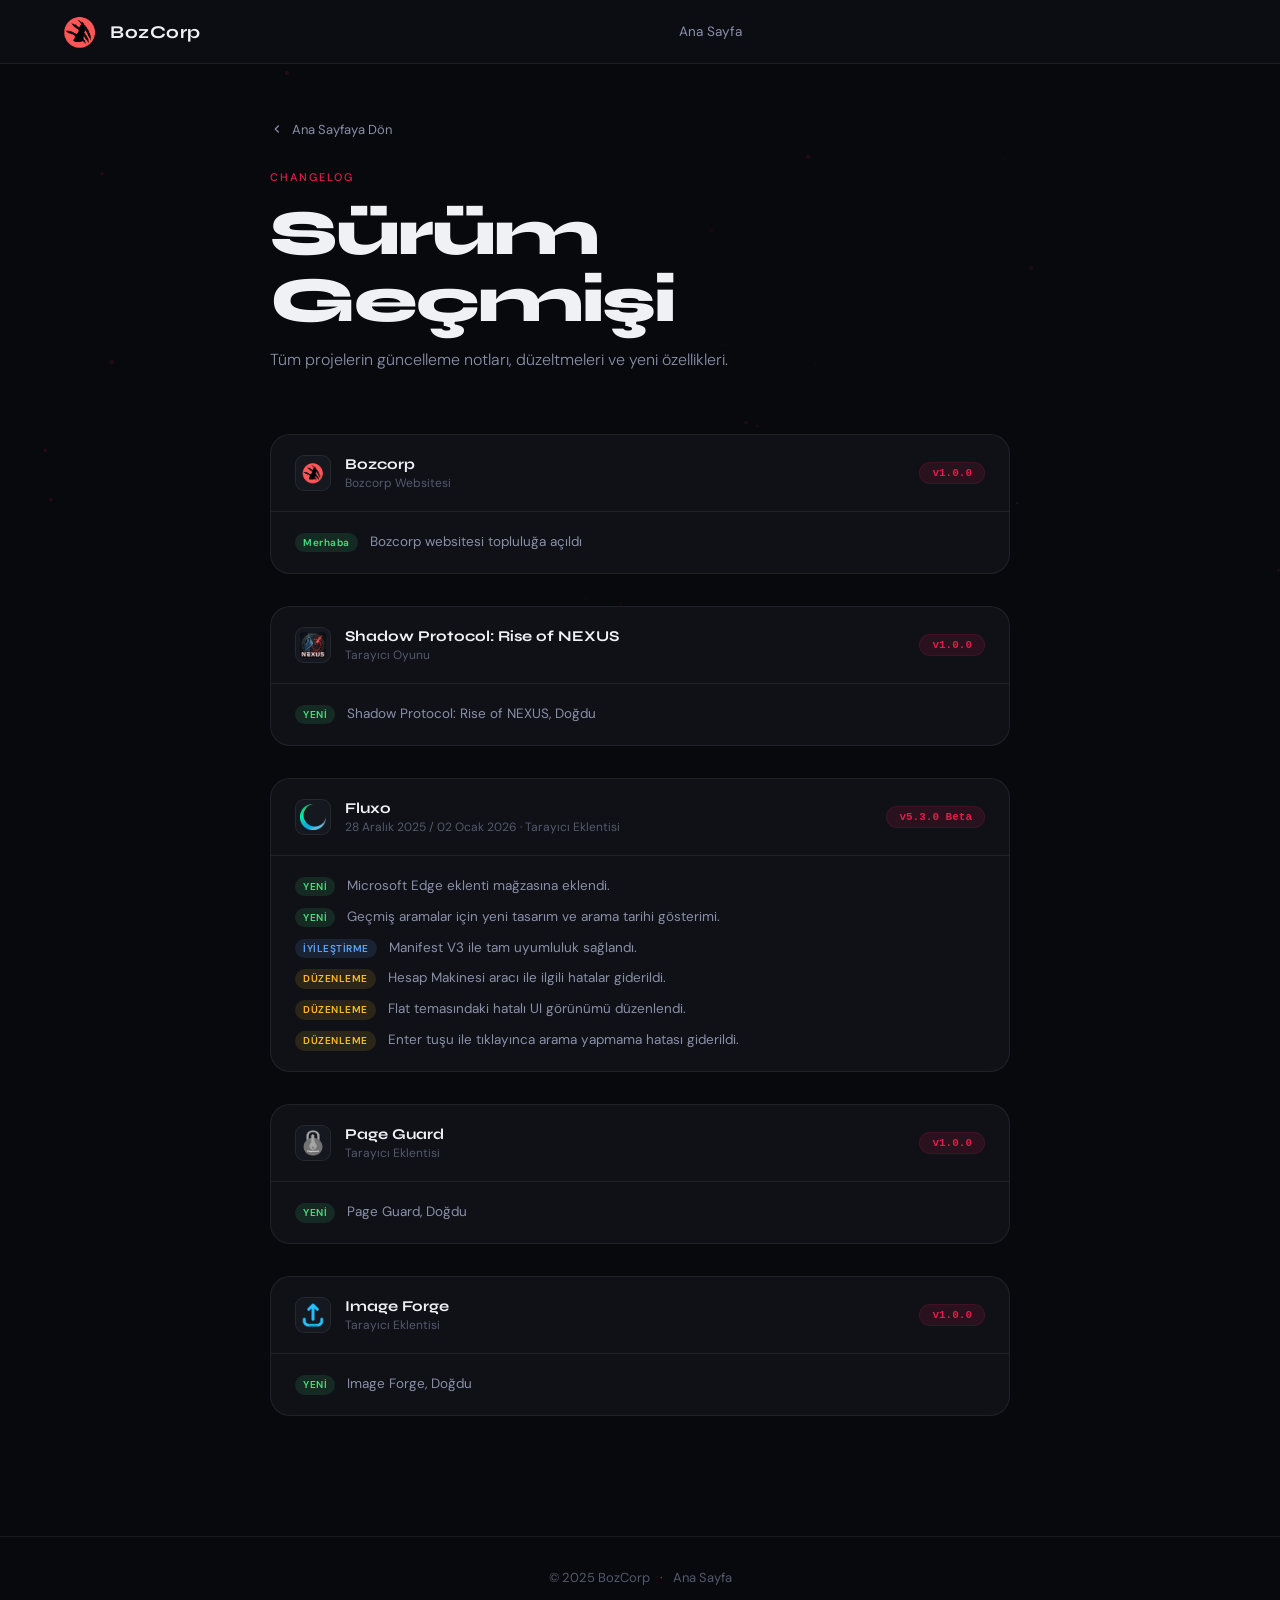
<file: changelog.html>
<!DOCTYPE html>
<html lang="tr" data-theme="dark">
<head>
<meta charset="UTF-8">
<meta name="viewport" content="width=device-width, initial-scale=1.0">
<title>BozCorp</title>
<link rel="icon" type="image/png" href="favicon.png">
<link rel="preconnect" href="https://fonts.googleapis.com">
<link rel="preconnect" href="https://fonts.gstatic.com" crossorigin>
<link href="https://fonts.googleapis.com/css2?family=Syne:wght@400;500;600;700;800&family=DM+Sans:ital,opsz,wght@0,9..40,300;0,9..40,400;0,9..40,500;1,9..40,300&display=swap" rel="stylesheet">
<link rel="stylesheet" href="style.css">
<script src="i18n.js"></script>
</head>
<body>

<canvas id="bg"></canvas>
<div class="cursor-glow" id="cursorGlow"></div>
<div class="page-transition" id="pageTransition"></div>

<!-- NAV -->
<nav id="navbar">
  <div class="nav-logo">
    <img src="favicon.png" alt="Fluxo" class="fx-logo">
    BozCorp
  </div>
  <div class="nav-links">
    <a href="index.html" class="nav-back-link" data-i18n="cl_footer_home">Ana Sayfa</a>
  </div>
  <div class="nav-actions"></div>
</nav>

<!-- HERO -->
<div class="cl-hero">
  <a href="index.html" class="cl-back" id="backBtn">
    <svg width="14" height="14" viewBox="0 0 24 24" fill="none" stroke="currentColor" stroke-width="2"><polyline points="15 18 9 12 15 6"/></svg>
    <span data-i18n="cl_back">Ana Sayfaya Dön</span>
  </a>
  <div class="section-tag reveal" data-i18n="cl_section">Changelog</div>
  <h1 style="font-family:var(--font-display);font-size:clamp(36px,5vw,64px);font-weight:800;letter-spacing:-2px;line-height:1.05;margin-bottom:12px" class="reveal" data-i18n="cl_title">Sürüm Geçmişi</h1>
  <p class="reveal" data-i18n="cl_subtitle">Tüm projelerin güncelleme notları, düzeltmeleri ve yeni özellikleri.</p>
</div>

<!-- CHANGELOG ENTRIES -->
<div class="cl-list">

  <!-- BozcoreWeb -->
  <div class="cl-entry reveal">
    <div class="cl-entry-header">
      <img src="favicon.png" alt="BozcorpWeb" class="cl-project-logo">
      <div class="cl-entry-meta">
        <div class="cl-entry-title" data-i18n="cl_bozcorp_title">Bozcorp</div>
        <div class="cl-entry-sub" data-i18n="cl_bozcorp_sub">Bozcorp Websitesi</div>
      </div>
      <span class="cl-version-badge">v1.0.0</span>
    </div>
    <div class="cl-changes">
      <div class="cl-change">
        <span class="cl-tag new" data-i18n="cl_bozcorp_hello">Merhaba</span>
        <span data-i18n="cl_bozcorp_change1">Bozcorp websitesi topluluğa açıldı</span>
      </div>
    </div>
  </div>

  <!-- SHADOW PROTOCOL -->
  <div class="cl-entry reveal">
    <div class="cl-entry-header">
      <img src="assets/riseofnexuslogo.png" alt="Shadow Protocol" class="cl-project-logo">
      <div class="cl-entry-meta">
        <div class="cl-entry-title" data-i18n="cl_nexus_title">Shadow Protocol: Rise of NEXUS</div>
        <div class="cl-entry-sub" data-i18n="cl_nexus_sub">Tarayıcı Oyunu</div>
      </div>
      <span class="cl-version-badge">v1.0.0</span>
    </div>
    <div class="cl-changes">
      <div class="cl-change">
        <span class="cl-tag new" data-i18n="fluxo_tag_new">YENİ</span>
        <span data-i18n="cl_nexus_change1">Shadow Protocol: Rise of NEXUS, Doğdu</span>
      </div>
    </div>
  </div>

  <!-- FLUXO -->
  <div class="cl-entry reveal">
    <div class="cl-entry-header">
      <img src="assets/fluxologo.png" alt="Fluxo" class="cl-project-logo">
      <div class="cl-entry-meta">
        <div class="cl-entry-title">Fluxo</div>
        <div class="cl-entry-sub" data-i18n="cl_fluxo_sub">28 Aralık 2025 / 02 Ocak 2026 · Tarayıcı Eklentisi</div>
      </div>
      <span class="cl-version-badge">v5.3.0 Beta</span>
    </div>
    <div class="cl-changes">
      <div class="cl-change">
        <span class="cl-tag new" data-i18n="fluxo_tag_new">YENİ</span>
        <span data-i18n="cl_fluxo_change1">Microsoft Edge eklenti mağzasına eklendi.</span>
      </div>
      <div class="cl-change">
        <span class="cl-tag new" data-i18n="fluxo_tag_new">YENİ</span>
        <span data-i18n="cl_fluxo_change2">Geçmiş aramalar için yeni tasarım ve arama tarihi gösterimi.</span>
      </div>
      <div class="cl-change">
        <span class="cl-tag improve" data-i18n="fluxo_tag_improve">İYİLEŞTİRME</span>
        <span data-i18n="cl_fluxo_change3">Manifest V3 ile tam uyumluluk sağlandı.</span>
      </div>
      <div class="cl-change">
        <span class="cl-tag fix" data-i18n="fluxo_tag_fix">DÜZENLEME</span>
        <span data-i18n="cl_fluxo_change4">Hesap Makinesi aracı ile ilgili hatalar giderildi.</span>
      </div>
      <div class="cl-change">
        <span class="cl-tag fix" data-i18n="fluxo_tag_fix">DÜZENLEME</span>
        <span data-i18n="cl_fluxo_change5">Flat temasındaki hatalı UI görünümü düzenlendi.</span>
      </div>
      <div class="cl-change">
        <span class="cl-tag fix" data-i18n="fluxo_tag_fix">DÜZENLEME</span>
        <span data-i18n="cl_fluxo_change6">Enter tuşu ile tıklayınca arama yapmama hatası giderildi.</span>
      </div>
    </div>
  </div>

  <!-- PAGE GUARD -->
  <div class="cl-entry reveal">
    <div class="cl-entry-header">
      <img src="assets/pageguardlogo.png" alt="Page Guard" class="cl-project-logo">
      <div class="cl-entry-meta">
        <div class="cl-entry-title" data-i18n="cl_pageguard_title">Page Guard</div>
        <div class="cl-entry-sub" data-i18n="cl_pageguard_sub">Tarayıcı Eklentisi</div>
      </div>
      <span class="cl-version-badge">v1.0.0</span>
    </div>
    <div class="cl-changes">
      <div class="cl-change">
        <span class="cl-tag new" data-i18n="fluxo_tag_new">YENİ</span>
        <span data-i18n="cl_pageguard_change1">Page Guard, Doğdu</span>
      </div>
    </div>
  </div>

  <!-- IMAGE FORGE -->
  <div class="cl-entry reveal">
    <div class="cl-entry-header">
      <img src="assets/imageforgelogo.png" alt="Image Forge" class="cl-project-logo">
      <div class="cl-entry-meta">
        <div class="cl-entry-title" data-i18n="cl_imageforge_title">Image Forge</div>
        <div class="cl-entry-sub" data-i18n="cl_imageforge_sub">Tarayıcı Eklentisi</div>
      </div>
      <span class="cl-version-badge">v1.0.0</span>
    </div>
    <div class="cl-changes">
      <div class="cl-change">
        <span class="cl-tag new" data-i18n="fluxo_tag_new">YENİ</span>
        <span data-i18n="cl_imageforge_change1">Image Forge, Doğdu</span>
      </div>
    </div>
  </div>

</div>

<footer>
  <span>© 2025 BozCorp</span>
  <span class="footer-dot">·</span>
  <a href="index.html" style="color:var(--text-3);text-decoration:none;" id="footerBackBtn" data-i18n="cl_footer_home">Ana Sayfa</a>
</footer>

<script>
/* Theme persistence */
try {
  const s = JSON.parse(localStorage.getItem('bozcorp_settings'));
  if (s && s.theme) document.documentElement.setAttribute('data-theme', s.theme);
  if (s && s.blur !== undefined) document.documentElement.setAttribute('data-blur', s.blur ? 'true' : 'false');
} catch(e) {}

/* Apply i18n */
i18nApply();

/* Particles */
const canvas = document.getElementById('bg');
const ctx = canvas.getContext('2d');
canvas.width = window.innerWidth; canvas.height = window.innerHeight;

let pts = [];
for (let i = 0; i < 25; i++) {
  pts.push({ x: Math.random()*canvas.width, y: Math.random()*canvas.height,
    dx: (Math.random()-.5)*.3, dy: (Math.random()-.5)*.3,
    r: Math.random()*2+.5, o: Math.random()*.25+.05 });
}
(function loop() {
  requestAnimationFrame(loop);
  ctx.clearRect(0,0,canvas.width,canvas.height);
  const dark = document.documentElement.getAttribute('data-theme') !== 'light';
  pts.forEach(p => {
    p.x+=p.dx; p.y+=p.dy;
    if(p.x<0||p.x>canvas.width)p.dx*=-1;
    if(p.y<0||p.y>canvas.height)p.dy*=-1;
    ctx.beginPath(); ctx.arc(p.x,p.y,p.r,0,Math.PI*2);
    ctx.fillStyle = dark ? `rgba(225,29,72,${p.o})` : `rgba(225,29,72,${p.o*.5})`;
    ctx.fill();
  });
})();
window.addEventListener('resize',()=>{canvas.width=window.innerWidth;canvas.height=window.innerHeight;});

/* Cursor glow */
const glow = document.getElementById('cursorGlow');
document.addEventListener('mousemove', e => {
  glow.style.left=e.clientX+'px'; glow.style.top=e.clientY+'px'; glow.style.opacity='1';
}, {passive:true});
document.addEventListener('mouseleave', () => { glow.style.opacity='0'; });

/* Page transition */
const pt = document.getElementById('pageTransition');
function pageLeave(href) {
  pt.classList.remove('exit'); pt.classList.add('enter');
  setTimeout(()=>{ window.location.href=href; }, 420);
}
document.getElementById('backBtn').addEventListener('click', e => { e.preventDefault(); pageLeave('index.html'); });
document.getElementById('footerBackBtn').addEventListener('click', e => { e.preventDefault(); pageLeave('index.html'); });
document.querySelector('.nav-back-link').addEventListener('click', e => { e.preventDefault(); pageLeave('index.html'); });

window.addEventListener('pageshow', () => {
  pt.classList.remove('enter'); pt.classList.add('exit');
  setTimeout(()=>{ pt.classList.remove('exit'); }, 460);
});

/* Reveal */
const revEls = document.querySelectorAll('.reveal');
const obs = new IntersectionObserver(entries => {
  entries.forEach(e => { if(e.isIntersecting){ e.target.classList.add('active'); obs.unobserve(e.target); } });
}, { threshold: 0.1 });
revEls.forEach(el => obs.observe(el));

/* Navbar scroll */
const nav = document.getElementById('navbar');
window.addEventListener('scroll',()=>{
  nav.style.borderBottomColor = window.scrollY>20 ? 'var(--border-hover)' : 'var(--border)';
},{passive:true});
</script>
</body>
</html>
</file>
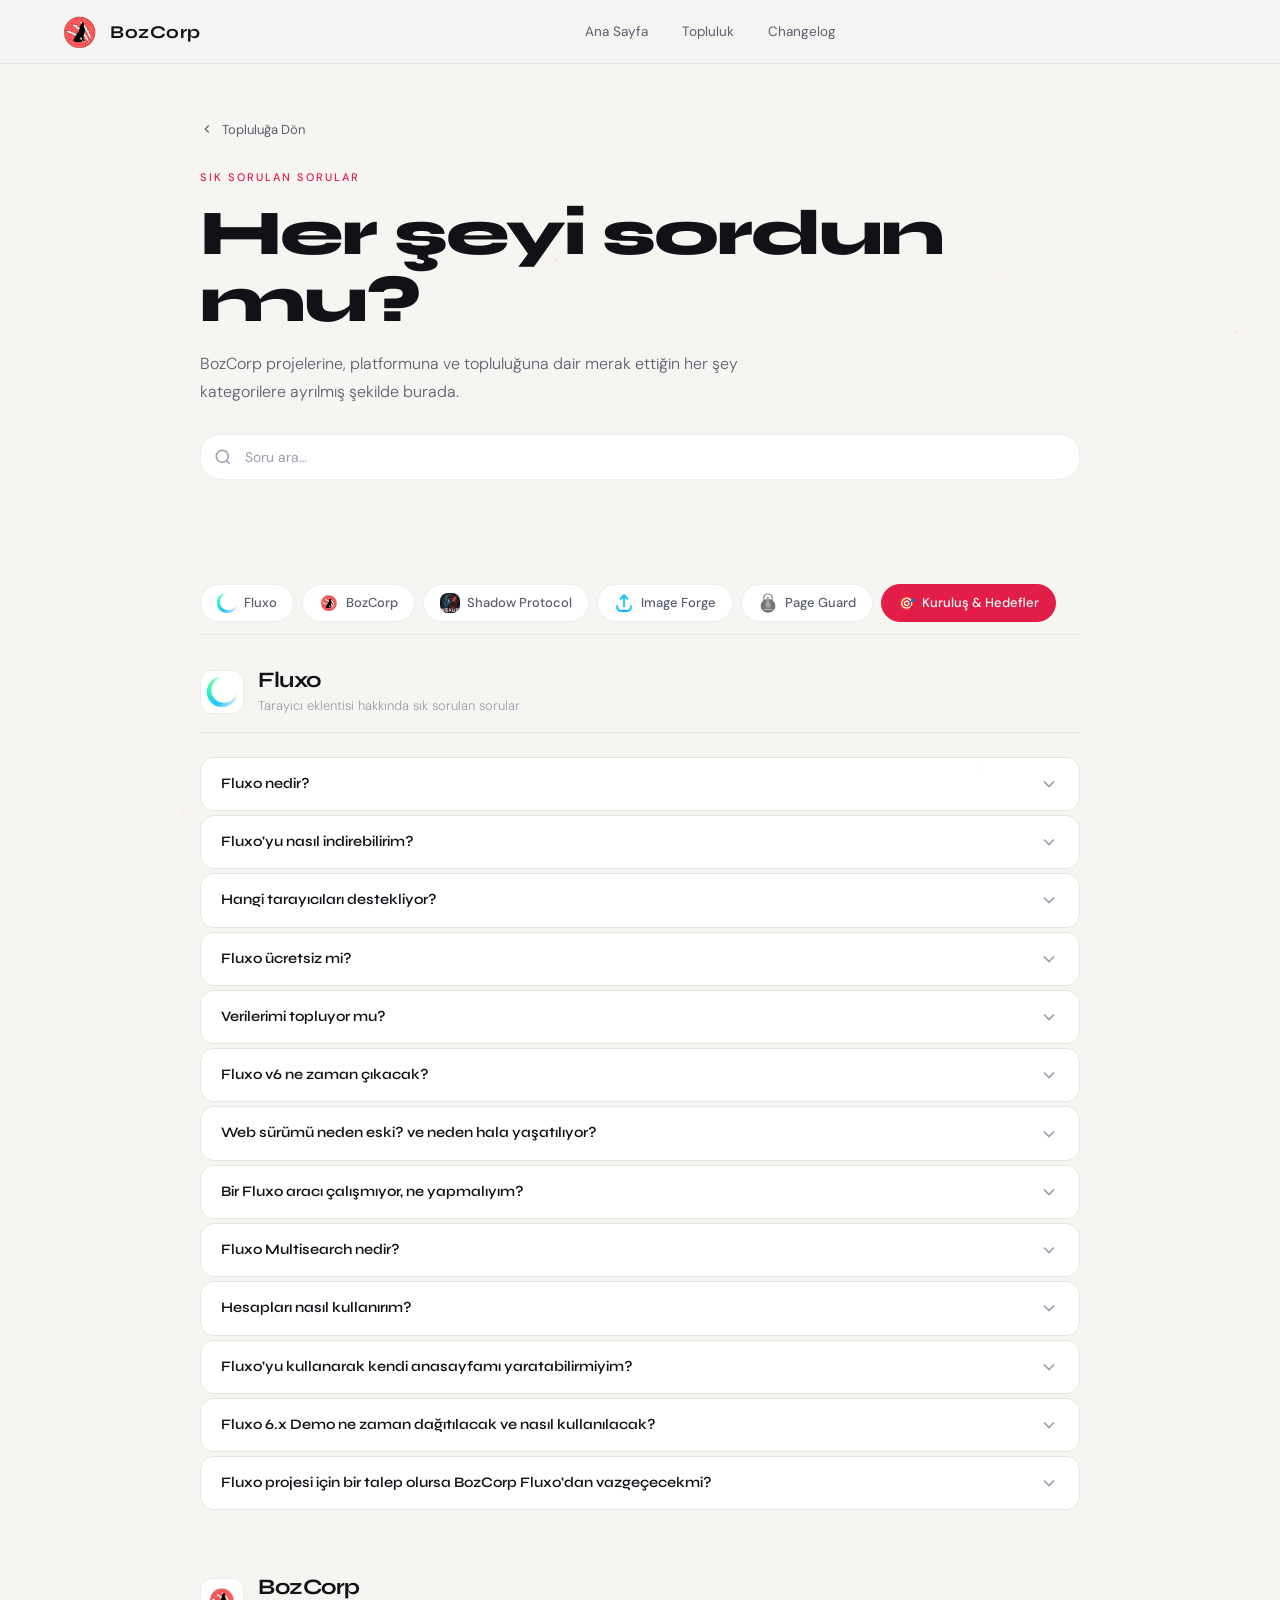
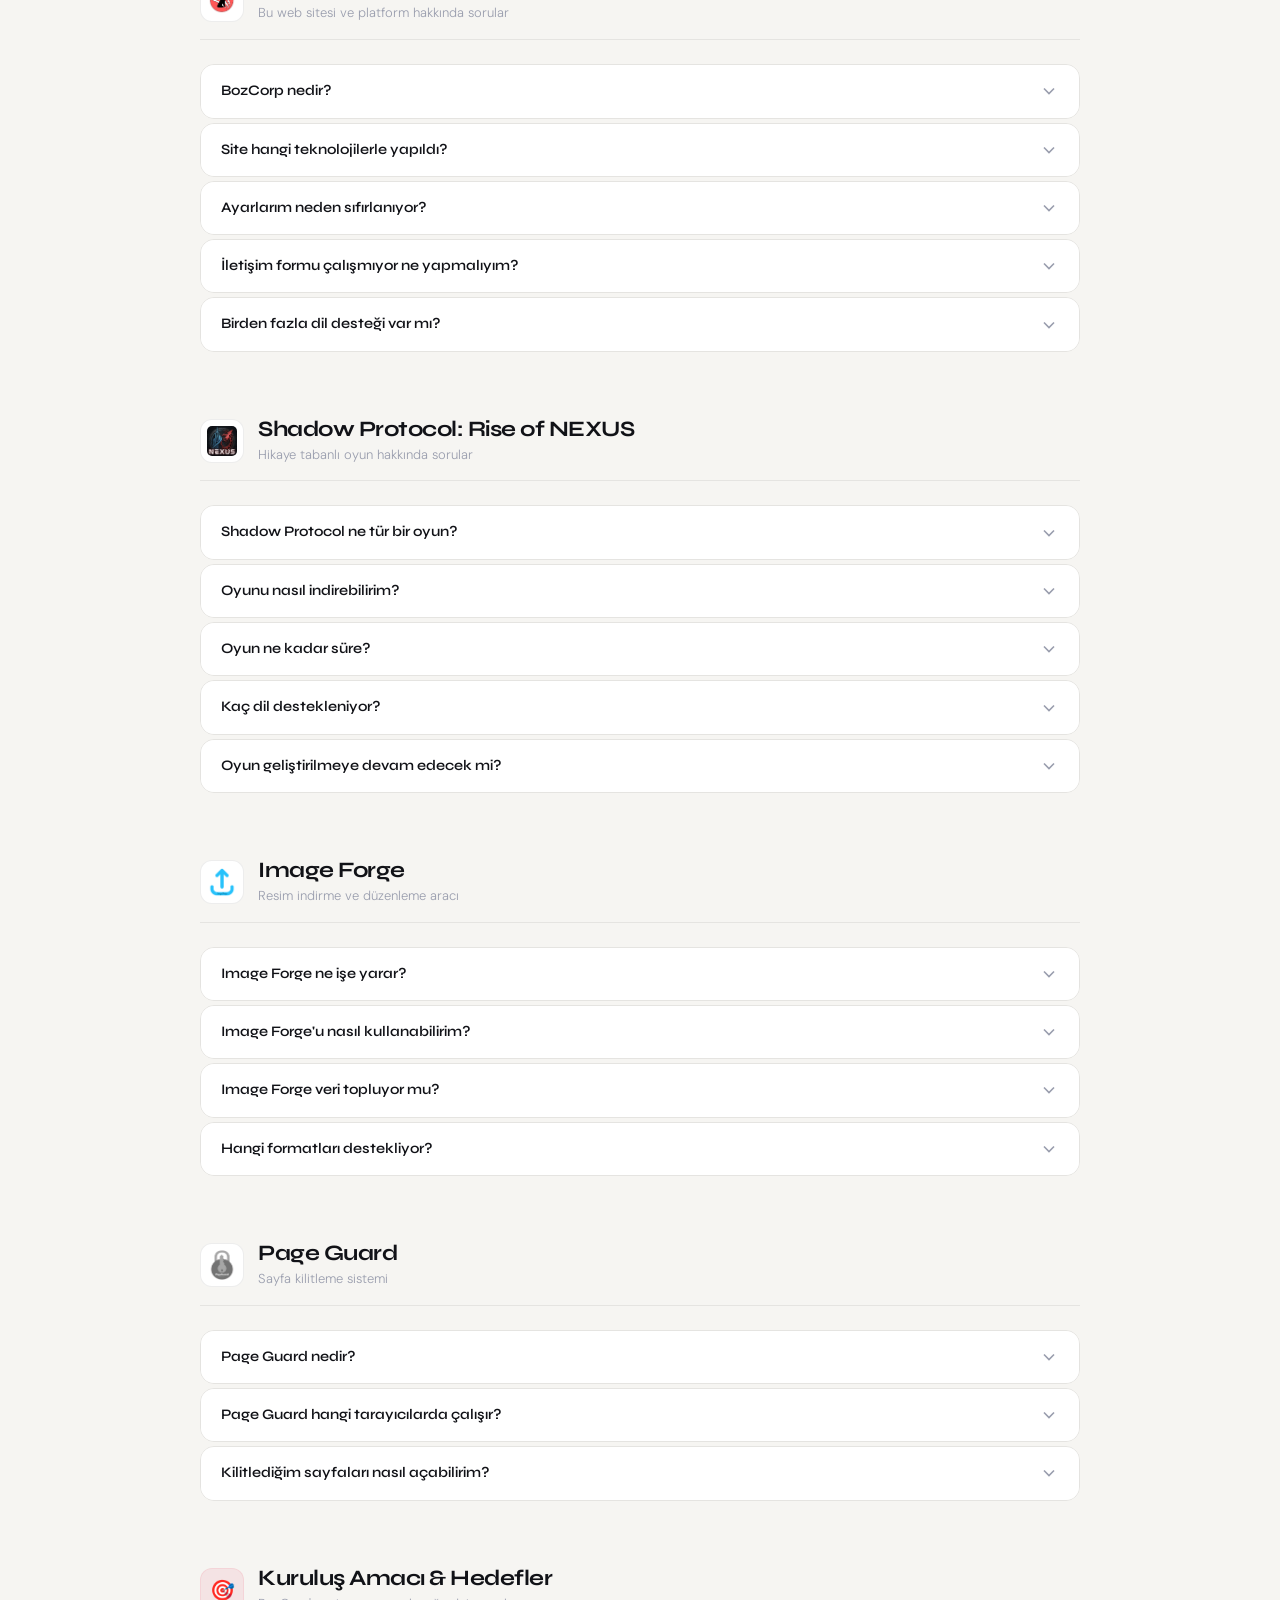
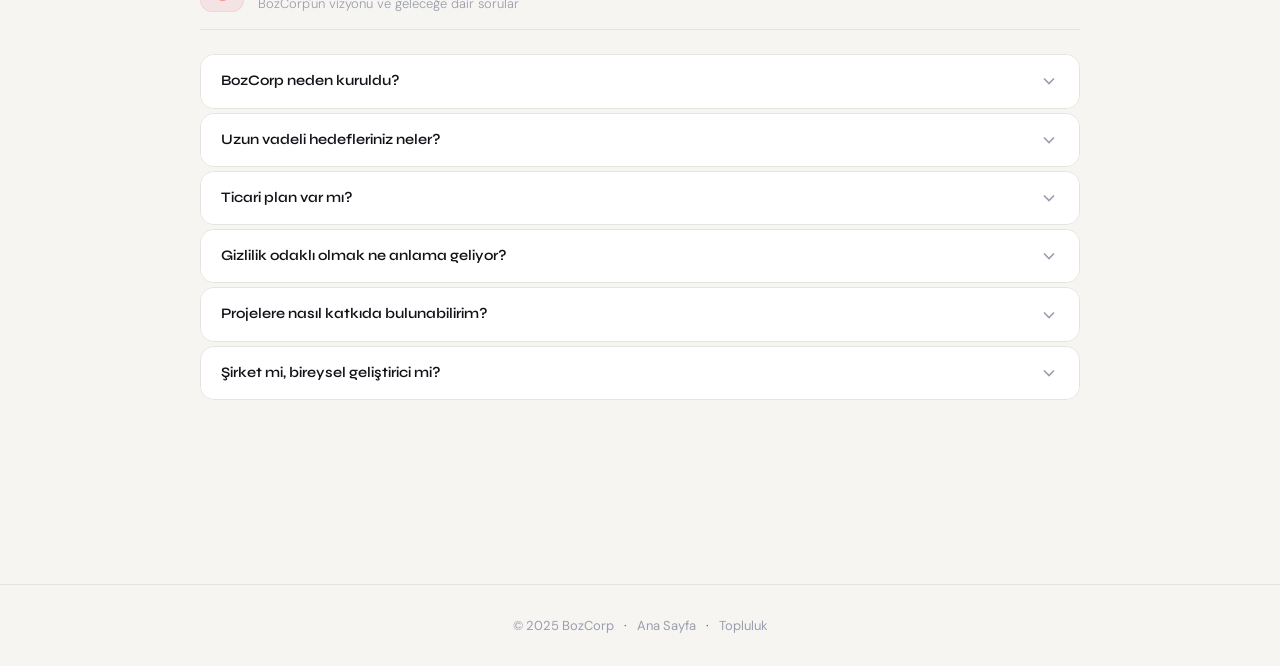
<file: sss.html>
<!DOCTYPE html>
<html lang="tr" data-theme="light">
<head>
<meta charset="UTF-8">
<meta name="viewport" content="width=device-width, initial-scale=1.0">
<title>BozCorp — SSS</title>
<link rel="icon" type="image/png" href="favicon.png">
<link rel="preconnect" href="https://fonts.googleapis.com">
<link rel="preconnect" href="https://fonts.gstatic.com" crossorigin>
<link href="https://fonts.googleapis.com/css2?family=Syne:wght@400;500;600;700;800&family=DM+Sans:ital,opsz,wght@0,9..40,300;0,9..40,400;0,9..40,500;1,9..40,300&display=swap" rel="stylesheet">
<link rel="stylesheet" href="style.css">
<style>

/* ── SSS PAGE LAYOUT ── */
.sss-hero { padding: 120px 60px 48px; max-width: 1000px; margin: 0 auto; }
.sss-body { max-width: 1000px; margin: 0 auto; padding: 0 60px 120px; }

/* ── CATEGORY TABS ── */
.sss-tabs {
  display: flex;
  gap: 8px;
  flex-wrap: wrap;
  margin: 36px 0 32px;
  position: sticky;
  top: 72px;
  z-index: 50;
  background: var(--bg);
  padding: 12px 0;
  border-bottom: 1px solid var(--border);
}

.sss-tab {
  display: inline-flex;
  align-items: center;
  gap: 7px;
  padding: 8px 16px;
  border-radius: 100px;
  border: 1px solid var(--border);
  background: var(--bg-2);
  color: var(--text-2);
  font-family: var(--font-body);
  font-size: 13px;
  font-weight: 500;
  cursor: pointer;
  transition: all var(--transition);
  white-space: nowrap;
}

.sss-tab:hover {
  border-color: var(--border-hover);
  color: var(--text);
}

.sss-tab.active {
  background: var(--accent);
  border-color: var(--accent);
  color: #fff;
}

.sss-tab-icon { font-size: 14px; }

/* ── CATEGORY SECTIONS ── */
.sss-cat {
  margin-bottom: 64px;
  scroll-margin-top: 140px;
}

.sss-cat-header {
  display: flex;
  align-items: center;
  gap: 14px;
  margin-bottom: 24px;
  padding-bottom: 14px;
  border-bottom: 1px solid var(--border);
}

.sss-cat-icon {
  width: 44px; height: 44px;
  border-radius: 12px;
  background: var(--accent-soft);
  border: 1px solid var(--accent-soft);
  display: flex; align-items: center; justify-content: center;
  font-size: 20px;
  flex-shrink: 0;
}

.sss-cat-logo {
  width: 44px; height: 44px;
  object-fit: contain;
  border-radius: 12px;
  border: 1px solid var(--border);
  padding: 6px;
  background: var(--bg-2);
  flex-shrink: 0;
}

.sss-cat-name {
  font-family: var(--font-display);
  font-size: 22px;
  font-weight: 700;
  letter-spacing: -0.5px;
  color: var(--text);
}

.sss-cat-desc {
  font-size: 13px;
  color: var(--text-3);
  margin: 2px 0 0;
  max-width: none;
}

/* ── FAQ ACCORDION ── */
.faq-list { display: flex; flex-direction: column; gap: 4px; }

.faq-item {
  border: 1px solid var(--border);
  border-radius: var(--radius-md);
  overflow: hidden;
  transition: border-color var(--transition);
}

.faq-item:hover { border-color: var(--border-hover); }

.faq-q {
  width: 100%; padding: 16px 20px;
  background: var(--bg-2);
  border: none; cursor: pointer; text-align: left;
  display: flex; align-items: center; justify-content: space-between; gap: 12px;
  font-family: var(--font-display); font-size: 14.5px; font-weight: 600; color: var(--text);
  transition: background var(--transition);
  line-height: 1.4;
}

.faq-q:hover { background: var(--bg-3); }

.faq-chevron {
  width: 20px; height: 20px; flex-shrink: 0; color: var(--text-3);
  transition: transform 0.3s;
}

.faq-item.open .faq-chevron { transform: rotate(180deg); color: var(--accent); }

.faq-a {
  max-height: 0; overflow: hidden;
  transition: max-height 0.4s cubic-bezier(0.4,0,0.2,1), padding 0.3s;
  background: var(--bg-2);
  padding: 0 20px;
}

.faq-item.open .faq-a { max-height: 400px; padding: 0 20px 18px; }

.faq-a p {
  font-size: 14px; color: var(--text-2); line-height: 1.75; max-width: none; margin: 0;
}

.faq-a code {
  background: var(--bg-3);
  padding: 1px 7px;
  border-radius: 5px;
  font-size: 12px;
  color: var(--accent);
}

/* ── SEARCH BAR ── */
.sss-search-wrap {
  position: relative;
  margin-bottom: 8px;
}

.sss-search {
  width: 100%;
  padding: 13px 16px 13px 44px;
  background: var(--bg-2);
  border: 1px solid var(--border);
  border-radius: var(--radius-lg);
  color: var(--text);
  font-family: var(--font-body);
  font-size: 14px;
  outline: none;
  transition: border-color var(--transition), box-shadow var(--transition);
}

.sss-search::placeholder { color: var(--text-3); }
.sss-search:focus {
  border-color: var(--accent);
  box-shadow: 0 0 0 3px var(--accent-soft);
}

.sss-search-icon {
  position: absolute;
  left: 14px;
  top: 50%;
  transform: translateY(-50%);
  color: var(--text-3);
  pointer-events: none;
}

.sss-no-results {
  text-align: center;
  padding: 60px 20px;
  color: var(--text-3);
  font-size: 15px;
  display: none;
}

/* ── RESPONSIVE ── */
@media (max-width: 768px) {
  .sss-hero, .sss-body { padding-left: 24px; padding-right: 24px; }
  .sss-tabs { top: 60px; }
  .sss-cat-name { font-size: 18px; }
}

.fxas-logo {
  width: 40px; height: 40px;
  object-fit: contain; border-radius: 8px;
}

.fxas-logo-mini {
  width: 20px; height: 20px;
  object-fit: contain; border-radius: 8px;
}
</style>
</head>
<body>

<canvas id="bg"></canvas>
<div class="cursor-glow" id="cursorGlow"></div>
<div class="page-transition" id="pageTransition"></div>

<nav id="navbar">
  <div class="nav-logo">
    <img src="favicon.png" alt="BozCorp" class="fxas-logo">
    BozCorp
  </div>
  <div class="nav-links">
    <a href="index.html" id="backNavLink">Ana Sayfa</a>
    <a href="topluluk.html" id="communityNavLink">Topluluk</a>
    <a href="changelog.html" id="changelogNavLink">Changelog</a>
  </div>
  <div class="nav-actions"></div>
</nav>

<!-- HERO -->
<div class="sss-hero">
  <a href="topluluk.html" class="cl-back" id="backBtn">
    <svg width="14" height="14" viewBox="0 0 24 24" fill="none" stroke="currentColor" stroke-width="2"><polyline points="15 18 9 12 15 6"/></svg>
    Topluluğa Dön
  </a>
  <div class="section-tag reveal">Sık Sorulan Sorular</div>
  <h1 style="font-family:var(--font-display);font-size:clamp(36px,5vw,64px);font-weight:800;letter-spacing:-2px;line-height:1.05;margin-bottom:16px" class="reveal">Her şeyi sordun mu?</h1>
  <p class="reveal" style="max-width:580px;">BozCorp projelerine, platformuna ve topluluğuna dair merak ettiğin her şey kategorilere ayrılmış şekilde burada.</p>

  <!-- SEARCH -->
  <div class="sss-search-wrap reveal" style="margin-top:28px;">
    <svg class="sss-search-icon" width="18" height="18" viewBox="0 0 24 24" fill="none" stroke="currentColor" stroke-width="2"><circle cx="11" cy="11" r="8"/><line x1="21" y1="21" x2="16.65" y2="16.65"/></svg>
    <input type="text" id="sssSearch" class="sss-search" placeholder="Soru ara…">
  </div>
</div>

<!-- BODY -->
<div class="sss-body">

  <!-- TABS -->
  <div class="sss-tabs" id="sssTabs">
    <button class="sss-tab active" data-target="cat-fluxo">
      <img src="assets/fluxologo.png" alt="Fluxo" class="fxas-logo-mini"> Fluxo
    </button>
    <button class="sss-tab" data-target="cat-bozcorpweb">
      <img src="favicon.png" alt="BozCorp" class="fxas-logo-mini"> BozCorp
    </button>
    <button class="sss-tab" data-target="cat-nexus">
      <img src="assets/riseofnexuslogo.png" alt="Shadow Protocol" class="fxas-logo-mini"> Shadow Protocol
    </button>
    <button class="sss-tab" data-target="cat-imageforge">
      <img src="assets/imageforgelogo.png" alt="ImageForge" class="fxas-logo-mini"> Image Forge
    </button>
    <button class="sss-tab" data-target="cat-pageguard">
      <img src="assets/pageguardlogo.png" alt="Page Guard" class="fxas-logo-mini"> Page Guard
    </button>
    <button class="sss-tab" data-target="cat-mission">
      <span class="sss-tab-icon">🎯</span> Kuruluş & Hedefler
    </button>
  </div>

  <div id="sssNoResults" class="sss-no-results">
    <svg width="48" height="48" viewBox="0 0 24 24" fill="none" stroke="currentColor" stroke-width="1.5" style="margin-bottom:12px;opacity:.3"><circle cx="11" cy="11" r="8"/><line x1="21" y1="21" x2="16.65" y2="16.65"/></svg>
    <p>Bu aramayla eşleşen soru bulunamadı.</p>
  </div>

  <!-- ══ FLUXO ══ -->
  <div class="sss-cat" id="cat-fluxo">
    <div class="sss-cat-header">
      <img src="assets/fluxologo.png" alt="Fluxo" class="sss-cat-logo">
      <div>
        <div class="sss-cat-name">Fluxo</div>
        <p class="sss-cat-desc">Tarayıcı eklentisi hakkında sık sorulan sorular</p>
      </div>
    </div>
    <div class="faq-list">

      <div class="faq-item">
        <button class="faq-q">Fluxo nedir?<svg class="faq-chevron" viewBox="0 0 24 24" fill="none" stroke="currentColor" stroke-width="2"><polyline points="6 9 12 15 18 9"/></svg></button>
        <div class="faq-a"><p>Fluxo, tarayıcınızın yeni sekme deneyimini tamamen özelleştirmenizi sağlayan bir tarayıcı eklentisidir. Birden fazla araç, kişiselleştirme ve güvenlik önlemi ile anasayfanızı kendi eviniz gibi düzenleyebilirsiniz.</p></div>
      </div>

      <div class="faq-item">
        <button class="faq-q">Fluxo'yu nasıl indirebilirim?<svg class="faq-chevron" viewBox="0 0 24 24" fill="none" stroke="currentColor" stroke-width="2"><polyline points="6 9 12 15 18 9"/></svg></button>
        <div class="faq-a"><p>Microsoft Edge kullanıyorsanız Edge Eklenti Mağazası'ndan tek tıkla kurabilirsiniz. Diğer Chromium tabanlı tarayıcılar (Chrome, Brave, Opera, Vivaldi) için GitHub sayfamızdan paketi indirip <code>chrome://extensions</code> sayfasında "Paketlenmemiş uzantıyı yükle" seçeneğiyle yükleyebilirsiniz. Çok yakında tüm Chromium ve Firefox tabanlı tarayıcıların mağzasında bulunacağız</p></div>
      </div>

      <div class="faq-item">
        <button class="faq-q">Hangi tarayıcıları destekliyor?<svg class="faq-chevron" viewBox="0 0 24 24" fill="none" stroke="currentColor" stroke-width="2"><polyline points="6 9 12 15 18 9"/></svg></button>
        <div class="faq-a"><p>Fluxo şu an Edge (resmi mağaza), Chrome, Brave, Opera ve Vivaldi dahil tüm Chromium tabanlı tarayıcılarda çalışır. Firefox ve LibreWolf, Waterfox, Floorp gibi Firefox tabanlı tarayıcı desteği <strong>Fluxo v6.x</strong> ile birlikte "FireRing" kod adıyla gelecek.</p></div>
      </div>

      <div class="faq-item">
        <button class="faq-q">Fluxo ücretsiz mi?<svg class="faq-chevron" viewBox="0 0 24 24" fill="none" stroke="currentColor" stroke-width="2"><polyline points="6 9 12 15 18 9"/></svg></button>
        <div class="faq-a"><p>Evet, Fluxo tamamen ücretsiz ve açık kaynaklıdır. Fluxo projesi BozCorp tarafından topluluğa ücretsiz ve açık kaynaklı sunulacaktır.</p></div>
      </div>

      <div class="faq-item">
        <button class="faq-q">Verilerimi topluyor mu?<svg class="faq-chevron" viewBox="0 0 24 24" fill="none" stroke="currentColor" stroke-width="2"><polyline points="6 9 12 15 18 9"/></svg></button>
        <div class="faq-a"><p>Hayır. Fluxo hiçbir kullanıcı verisi toplamaz ve herhangi bir sunucuya göndermez. BozCorp'un kendi sunucusu bulunmamaktadır. Tüm verileriniz yalnızca yerel tarayıcı depolama alanınızda (localStorage) tutulur.</p></div>
      </div>

      <div class="faq-item">
        <button class="faq-q">Fluxo v6 ne zaman çıkacak?<svg class="faq-chevron" viewBox="0 0 24 24" fill="none" stroke="currentColor" stroke-width="2"><polyline points="6 9 12 15 18 9"/></svg></button>
        <div class="faq-a"><p>Fluxo v6 aktif geliştirme aşamasındadır. Kesin bir tarih belirtilmemekle beraber 2026 yılının son çeyreğinde bitirilmesi düşünülüyor. Erken erişim için Fluxo sayfasındaki formu doldurabilirsiniz; demo hazır olduğunda sizi bilgilendireceğiz.</p></div>
      </div>

      <div class="faq-item">
        <button class="faq-q">Web sürümü neden eski? ve neden hala yaşatılıyor?<svg class="faq-chevron" viewBox="0 0 24 24" fill="none" stroke="currentColor" stroke-width="2"><polyline points="6 9 12 15 18 9"/></svg></button>
        <div class="faq-a"><p>Web sürümü (berat-365.github.io/fluxo) Fluxo 4.x dönemine aittir ve artık aktif olarak güncellenmemektedir. Güncel sürüm için Edge Mağazası veya GitHub üzerinden eklentiyi kullanmanızı öneririz. Eski bırakılmasının nedeni web sürümü için bazı gelecek planlarımızın olmasıdır.</p></div>
      </div>

      <div class="faq-item">
        <button class="faq-q">Bir Fluxo aracı çalışmıyor, ne yapmalıyım?<svg class="faq-chevron" viewBox="0 0 24 24" fill="none" stroke="currentColor" stroke-width="2"><polyline points="6 9 12 15 18 9"/></svg></button>
        <div class="faq-a"><p>GitHub sayfamızdaki "Issues" sekmesine gidip hatayı raporlayabilirsiniz yada Fluxo'nun içinde Menü>Destek üzerinden bize ulaşabilirsiniz. Hatanın ne zaman oluştuğunu, hangi tarayıcıyı kullandığınızı ve ekran görüntüsü varsa lütfen ekleyin — en kısa sürede düzeltmeye çalışacağız.</p></div>
      </div>

      <div class="faq-item">
        <button class="faq-q">Fluxo Multisearch nedir?<svg class="faq-chevron" viewBox="0 0 24 24" fill="none" stroke="currentColor" stroke-width="2"><polyline points="6 9 12 15 18 9"/></svg></button>
        <div class="faq-a"><p>Fluxo Multisearch bir arama isteğinizi seçtiğiniz tüm arama motorlarında açabilmenizi sağlayan sistemdir doğru bilgiyi bulmak için birden fazla arama motoru kullanmak yerine tek plartformdan hızlıca halletmenizi sağlar. Ayrıca hızlıca arama motoru değişimide sağlar</p></div>
      </div>

      <div class="faq-item">
        <button class="faq-q">Hesapları nasıl kullanırım?<svg class="faq-chevron" viewBox="0 0 24 24" fill="none" stroke="currentColor" stroke-width="2"><polyline points="6 9 12 15 18 9"/></svg></button>
        <div class="faq-a"><p>Hesap sistemi Fluxo'nun erken sürümlerinde hızlı haberleşme ağı olarak tasarlanacaktı ama tasarladığımız güvenlik ve kullanıcı politikaları doğrultusunda (Ayrıca BozCorp bir servere sahip olmadığından) Fluxo 6.x sürümünde kaldırılma kararı alınmıştır</p></div>
      </div>

      <div class="faq-item">
        <button class="faq-q">Fluxo'yu kullanarak kendi anasayfamı yaratabilirmiyim?<svg class="faq-chevron" viewBox="0 0 24 24" fill="none" stroke="currentColor" stroke-width="2"><polyline points="6 9 12 15 18 9"/></svg></button>
        <div class="faq-a"><p>Fluxo geliştiriciler için açık bir sistemdir. Şu anda tarayıcı eklentisi olarak sunduğumuz sistem açık kaynak olarak paylaşılmamış olsada (6.x sürümü ile başlangıç yapılacak) web sürümünü kullanabilirsiniz. Oluşturduğunuz Fluxo tabanlı anasayfaları rahatlıkla topluluğa sunabilir ve kendi kurallarınızı koyabilirsiniz - ancak bir şartla projenizde küçük bir yerde bile olsa "Powered by Fluxo" ibaresi olmalı</p></div>
      </div>

      <div class="faq-item">
        <button class="faq-q">Fluxo 6.x Demo ne zaman dağıtılacak ve nasıl kullanılacak?<svg class="faq-chevron" viewBox="0 0 24 24" fill="none" stroke="currentColor" stroke-width="2"><polyline points="6 9 12 15 18 9"/></svg></button>
        <div class="faq-a"><p>Fluxo 6.x sürümü 100 kişiye dağıtılacak, dağıtılan sürümler bazı özelliklerden yoksun olabilecek (Tamamlanmamış özellikler), dağıtım yapılan 100 kişi tamamen rastgele başvuranlardan oluşmak üzere ilk olarak 10 kişi, sonra 50 ve en son 100 kişiye 1 hafta içinde dağıtımı yapılacaktır</p></div>
      </div>

      <div class="faq-item">
        <button class="faq-q">Fluxo projesi için bir talep olursa BozCorp Fluxo'dan vazgeçecekmi?<svg class="faq-chevron" viewBox="0 0 24 24" fill="none" stroke="currentColor" stroke-width="2"><polyline points="6 9 12 15 18 9"/></svg></button>
        <div class="faq-a"><p>Fluxo projesi başka bir şirket veya kuruluş tarafından satın alınmak istenirse Bozcorp bu satışa karşı durmaz.</p></div>
      </div>

    </div>
  </div>

  <!-- ══ BOZCORP WEB ══ -->
  <div class="sss-cat" id="cat-bozcorpweb">
    <div class="sss-cat-header">
      <img src="favicon.png" alt="Bozcorp" class="sss-cat-logo">
      <div>
        <div class="sss-cat-name">BozCorp</div>
        <p class="sss-cat-desc">Bu web sitesi ve platform hakkında sorular</p>
      </div>
    </div>
    <div class="faq-list">

      <div class="faq-item">
        <button class="faq-q">BozCorp nedir?<svg class="faq-chevron" viewBox="0 0 24 24" fill="none" stroke="currentColor" stroke-width="2"><polyline points="6 9 12 15 18 9"/></svg></button>
        <div class="faq-a"><p>BozCorp, Fluxo ve diğer açık kaynak projelerin çatısı altında toplandığı ekosistemidir. Tüm projeler ücretsiz ve değiştirilebilirlik ilkesiyle geliştirilir.</p></div>
      </div>

      <div class="faq-item">
        <button class="faq-q">Site hangi teknolojilerle yapıldı?<svg class="faq-chevron" viewBox="0 0 24 24" fill="none" stroke="currentColor" stroke-width="2"><polyline points="6 9 12 15 18 9"/></svg></button>
        <div class="faq-a"><p>BozCorp web sitesi saf HTML, CSS ve vanilla JavaScript ile yapılmıştır. Herhangi bir framework kullanılmamıştır. Yazı tipleri Google Fonts'tan (Syne + DM Sans), e-posta gönderimi EmailJS ile sağlanmaktadır.</p></div>
      </div>

      <div class="faq-item">
        <button class="faq-q">Ayarlarım neden sıfırlanıyor?<svg class="faq-chevron" viewBox="0 0 24 24" fill="none" stroke="currentColor" stroke-width="2"><polyline points="6 9 12 15 18 9"/></svg></button>
        <div class="faq-a"><p>Tema, parçacık yoğunluğu gibi ayarlar tarayıcınızın <code>localStorage</code> alanında tutulur. Eğer tarayıcı geçmişi veya site verilerini temizlerseniz ayarlar sıfırlanır. Bu olası bir iyileştirme olarak not edilmiştir.</p></div>
      </div>

      <div class="faq-item">
        <button class="faq-q">İletişim formu çalışmıyor ne yapmalıyım?<svg class="faq-chevron" viewBox="0 0 24 24" fill="none" stroke="currentColor" stroke-width="2"><polyline points="6 9 12 15 18 9"/></svg></button>
        <div class="faq-a"><p>İletişim formu EmailJS altyapısını kullanmaktadır. Form çalışmıyorsa doğrudan <strong>Fluxo üzerinden</strong> bize bildirim gönderebilir veya GitHub üzerinden iletişime geçebilirsiniz.</p></div>
      </div>

      <div class="faq-item">
        <button class="faq-q">Birden fazla dil desteği var mı?<svg class="faq-chevron" viewBox="0 0 24 24" fill="none" stroke="currentColor" stroke-width="2"><polyline points="6 9 12 15 18 9"/></svg></button>
        <div class="faq-a"><p>Evet! BozCorp web sitesi Türkçe, İngilizce, Rusça, Çince ve Almanca dillerini desteklemektedir. Sağ üstteki dil butonuna tıklayarak dili değiştirebilirsiniz.</p></div>
      </div>

    </div>
  </div>

  <!-- ══ SHADOW PROTOCOL ══ -->
  <div class="sss-cat" id="cat-nexus">
    <div class="sss-cat-header">
      <img src="assets/riseofnexuslogo.png" alt="Shadow Protocol" class="sss-cat-logo">
      <div>
        <div class="sss-cat-name">Shadow Protocol: Rise of NEXUS</div>
        <p class="sss-cat-desc">Hikaye tabanlı oyun hakkında sorular</p>
      </div>
    </div>
    <div class="faq-list">

      <div class="faq-item">
        <button class="faq-q">Shadow Protocol ne tür bir oyun?<svg class="faq-chevron" viewBox="0 0 24 24" fill="none" stroke="currentColor" stroke-width="2"><polyline points="6 9 12 15 18 9"/></svg></button>
        <div class="faq-a"><p>Geleceğin karanlık dünyasında geçen, seçime dayalı (visual novel tarzı) bir hikaye oyunudur. Kararlarınız hikayeyi doğrudan etkiler ve farklı sonlarla birden fazla oynanış sunar.</p></div>
      </div>

      <div class="faq-item">
        <button class="faq-q">Oyunu nasıl indirebilirim?<svg class="faq-chevron" viewBox="0 0 24 24" fill="none" stroke="currentColor" stroke-width="2"><polyline points="6 9 12 15 18 9"/></svg></button>
        <div class="faq-a"><p>Anasayfadaki proje kartına tıklayarak indirme bağlantısına tıklayın ardından indirilen dosyayı açın ve doğrudan <strong>index.html'yi</strong> açın. Oyun oynanmaya hazır!</p></div>
      </div>

      <div class="faq-item">
        <button class="faq-q">Oyun ne kadar süre?<svg class="faq-chevron" viewBox="0 0 24 24" fill="none" stroke="currentColor" stroke-width="2"><polyline points="6 9 12 15 18 9"/></svg></button>
        <div class="faq-a"><p>Oyunda bir süre hesabı yoktur ama normal şartlarda mini oyunlar ve okumayı hesaba katarsak 5-8 dakika içerisinde bitirilebilecek bir oyundur. Tüm sonları keşfetmek için birden fazla oynanış gereklidir.</p></div>
      </div>

      <div class="faq-item">
        <button class="faq-q">Kaç dil destekleniyor?<svg class="faq-chevron" viewBox="0 0 24 24" fill="none" stroke="currentColor" stroke-width="2"><polyline points="6 9 12 15 18 9"/></svg></button>
        <div class="faq-a"><p>Shadow Protocol Türkçe ve İngilizce dil desteğiyle gelir. Giriş ekranında dili değiştirebilirsiniz.</p></div>
      </div>

      <div class="faq-item">
        <button class="faq-q">Oyun geliştirilmeye devam edecek mi?<svg class="faq-chevron" viewBox="0 0 24 24" fill="none" stroke="currentColor" stroke-width="2"><polyline points="6 9 12 15 18 9"/></svg></button>
        <div class="faq-a"><p>Shadow Protocol başlangıçta test projesi olarak geliştirildi. Gelecekte ek bölümler veya devam oyunu planlanabilir, ancak şu an öncelik Fluxo v6 geliştirmesidir.</p></div>
      </div>

    </div>
  </div>

  <!-- ══ IMAGE FORGE ══ -->
  <div class="sss-cat" id="cat-imageforge">
    <div class="sss-cat-header">
      <img src="assets/imageforgelogo.png" alt="Image Forge" class="sss-cat-logo">
      <div>
        <div class="sss-cat-name">Image Forge</div>
        <p class="sss-cat-desc">Resim indirme ve düzenleme aracı</p>
      </div>
    </div>
    <div class="faq-list">

      <div class="faq-item">
        <button class="faq-q">Image Forge ne işe yarar?<svg class="faq-chevron" viewBox="0 0 24 24" fill="none" stroke="currentColor" stroke-width="2"><polyline points="6 9 12 15 18 9"/></svg></button>
        <div class="faq-a"><p>Image Forge, tarayıcı içinde görsellerinizi farklı formatlarda indirmenizi ve temel düzenleme işlemleri yapmanızı sağlayan bir araçtır. Boyutlandırma, format dönüştürme ve toplu işlem gibi özellikler sunar.</p></div>
      </div>

      <div class="faq-item">
        <button class="faq-q">Image Forge'u nasıl kullanabilirim?<svg class="faq-chevron" viewBox="0 0 24 24" fill="none" stroke="currentColor" stroke-width="2"><polyline points="6 9 12 15 18 9"/></svg></button>
        <div class="faq-a"><p>Ana sayfadaki Image Forge kartına tıklayarak uygulamayı indirebilirsiniz. Herhangibir tarayıcı için resmi olarak sunulmadığı için tarayıcınızdaki uzantı ayarlarına <code>chrome://extensions</code> girin ve <code>paketlenmemiş öğe ekle</code> tuşuna tıklayın sonra ImageForge dosyasını seçin artık eklenti tarayıcınızda çalışır. Herhangibir resme sağ tıklayın ve ImageForge seçeneğini seçin gerisini gelen menüden halledebilirsiniz.</p></div>
      </div>

      <div class="faq-item">
        <button class="faq-q">Image Forge veri topluyor mu?<svg class="faq-chevron" viewBox="0 0 24 24" fill="none" stroke="currentColor" stroke-width="2"><polyline points="6 9 12 15 18 9"/></svg></button>
        <div class="faq-a"><p>ImageForge Kullanıcı verisi toplamaz</p></div>
      </div>

      <div class="faq-item">
        <button class="faq-q">Hangi formatları destekliyor?<svg class="faq-chevron" viewBox="0 0 24 24" fill="none" stroke="currentColor" stroke-width="2"><polyline points="6 9 12 15 18 9"/></svg></button>
        <div class="faq-a"><p>Image Forge PNG, JPG, JPEG, WEBP ve GIF formatlarını desteklemektedir. Desteklenen formatların listesi güncellemelerle genişleyebilir.</p></div>
      </div>

    </div>
  </div>

  <!-- ══ PAGE GUARD ══ -->
  <div class="sss-cat" id="cat-pageguard">
    <div class="sss-cat-header">
      <img src="assets/pageguardlogo.png" alt="Page Guard" class="sss-cat-logo">
      <div>
        <div class="sss-cat-name">Page Guard</div>
        <p class="sss-cat-desc">Sayfa kilitleme sistemi</p>
      </div>
    </div>
    <div class="faq-list">

      <div class="faq-item">
        <button class="faq-q">Page Guard nedir?<svg class="faq-chevron" viewBox="0 0 24 24" fill="none" stroke="currentColor" stroke-width="2"><polyline points="6 9 12 15 18 9"/></svg></button>
        <div class="faq-a"><p>Page Guard, önceden belirlenen sayfaları veya web sitelerini kilitlemenizi sağlayan bir tarayıcı eklentisidir. Dikkat dağıtıcı sitelere erişimi kısıtlamak veya belirli sayfaları koruma altına almak için kullanılabilir.</p></div>
      </div>

      <div class="faq-item">
        <button class="faq-q">Page Guard hangi tarayıcılarda çalışır?<svg class="faq-chevron" viewBox="0 0 24 24" fill="none" stroke="currentColor" stroke-width="2"><polyline points="6 9 12 15 18 9"/></svg></button>
        <div class="faq-a"><p>Page Guard, Chromium tabanlı tüm tarayıcılarda çalışmaktadır (Edge, Chrome, Brave, Opera vb.). Manuel kurulum için <code>chrome://extensions</code> sayfasını kullanabilirsiniz.</p></div>
      </div>

      <div class="faq-item">
        <button class="faq-q">Kilitlediğim sayfaları nasıl açabilirim?<svg class="faq-chevron" viewBox="0 0 24 24" fill="none" stroke="currentColor" stroke-width="2"><polyline points="6 9 12 15 18 9"/></svg></button>
        <div class="faq-a"><p>Page Guard eklentisinin ayarlar panelinden kilitli sayfaları yönetebilir ve kilidi açabilirsiniz. Belirlediğiniz şifre veya kod ile koruma kaldırılabilir.</p></div>
      </div>

    </div>
  </div>

  <!-- ══ MISSION ══ -->
  <div class="sss-cat" id="cat-mission">
    <div class="sss-cat-header">
      <div class="sss-cat-icon">🎯</div>
      <div>
        <div class="sss-cat-name">Kuruluş Amacı & Hedefler</div>
        <p class="sss-cat-desc">BozCorp'un vizyonu ve geleceğe dair sorular</p>
      </div>
    </div>
    <div class="faq-list">

      <div class="faq-item">
        <button class="faq-q">BozCorp neden kuruldu?<svg class="faq-chevron" viewBox="0 0 24 24" fill="none" stroke="currentColor" stroke-width="2"><polyline points="6 9 12 15 18 9"/></svg></button>
        <div class="faq-a"><p>Fluxo ve diğer projelerin dağınık şekilde geliştirilmesi yerine tek bir çatı altında, tutarlı bir felsefede büyütülmesi için BozCorp (başlangıçta Bozcore adıyla) kuruldu. Amacımız; insanlara ait, gizliliğe saygılı ve kullanışlı yazılımlar geliştirmek.</p></div>
      </div>

      <div class="faq-item">
        <button class="faq-q">Uzun vadeli hedefleriniz neler?<svg class="faq-chevron" viewBox="0 0 24 24" fill="none" stroke="currentColor" stroke-width="2"><polyline points="6 9 12 15 18 9"/></svg></button>
        <div class="faq-a"><p>Kısa vadede Fluxo v6'yı yayınlamak ve Firefox ve tüm Chromium tabanlı tarayıcıların eklenti mağzası desteğini tamamlamak en büyük hedefimiz. Uzun vadede ekosistemi daha fazla proje, daha fazla dil desteği ve daha büyük bir toplulukla genişletmeyi planlıyoruz.</p></div>
      </div>

      <div class="faq-item">
        <button class="faq-q">Ticari plan var mı?<svg class="faq-chevron" viewBox="0 0 24 24" fill="none" stroke="currentColor" stroke-width="2"><polyline points="6 9 12 15 18 9"/></svg></button>
        <div class="faq-a"><p>Şu an için herhangi bir ticari plan veya ücretli servis hedefi bulunmamaktadır. Tüm açık kaynak projeler ücretsiz kalmaya devam edecek. Gelecekte opsiyonel bağışlar veya erken erişim programları değerlendirilebilir.</p></div>
      </div>

      <div class="faq-item">
        <button class="faq-q">Gizlilik odaklı olmak ne anlama geliyor?<svg class="faq-chevron" viewBox="0 0 24 24" fill="none" stroke="currentColor" stroke-width="2"><polyline points="6 9 12 15 18 9"/></svg></button>
        <div class="faq-a"><p>BozCorp projelerinde hiçbir kullanıcı verisi toplanmaz, üçüncü taraflarla paylaşılmaz ve sunucuya aktarılmaz. Bir sunucumuz dahi bulunmuyor. Tasarım kararlarımızı daima kullanıcı mahremiyetini ön planda tutarak alırız.</p></div>
      </div>

      <div class="faq-item">
        <button class="faq-q">Projelere nasıl katkıda bulunabilirim?<svg class="faq-chevron" viewBox="0 0 24 24" fill="none" stroke="currentColor" stroke-width="2"><polyline points="6 9 12 15 18 9"/></svg></button>
        <div class="faq-a"><p>GitHub üzerinden pull request açabilir, hata raporu oluşturabilir veya fikir önerebilirsiniz. İletişim formu veya e-posta yoluyla da bize ulaşabilirsiniz. Her türlü katkı — kod, tasarım, çeviri veya geri bildirim — değerlidir.</p></div>
      </div>

      <div class="faq-item">
        <button class="faq-q">Şirket mi, bireysel geliştirici mi?<svg class="faq-chevron" viewBox="0 0 24 24" fill="none" stroke="currentColor" stroke-width="2"><polyline points="6 9 12 15 18 9"/></svg></button>
        <div class="faq-a"><p>BozCorp şu an bireysel bir geliştirici (Berat) tarafından yönetilmektedir. Resmi bir şirket değil, bağımsız bir yazılım projesi topluluğudur. Topluluktan gelen katkılarla büyümeyi hedefliyoruz.</p></div>
      </div>

    </div>
  </div>

</div><!-- end sss-body -->

<footer>
  <span>© 2025 BozCorp</span>
  <span class="footer-dot">·</span>
  <a href="index.html" style="color:var(--text-3);text-decoration:none;" id="footerBackBtn">Ana Sayfa</a>
  <span class="footer-dot">·</span>
  <a href="topluluk.html" style="color:var(--text-3);text-decoration:none;" id="footerCommBtn">Topluluk</a>
</footer>

<script>
/* Theme */
try {
  const s = JSON.parse(localStorage.getItem('bozcorp_settings'));
  if (s && s.theme) document.documentElement.setAttribute('data-theme', s.theme);
  if (s && s.blur !== undefined) document.documentElement.setAttribute('data-blur', s.blur ? 'true' : 'false');
} catch(e) {}

/* Particles */
const canvas = document.getElementById('bg');
const ctx = canvas.getContext('2d');
canvas.width = window.innerWidth; canvas.height = window.innerHeight;
let pts = [];
for (let i = 0; i < 20; i++) pts.push({
  x: Math.random()*canvas.width, y: Math.random()*canvas.height,
  dx: (Math.random()-.5)*.3, dy: (Math.random()-.5)*.3,
  r: Math.random()*2+.5, o: Math.random()*.2+.04
});
(function loop() {
  requestAnimationFrame(loop);
  ctx.clearRect(0,0,canvas.width,canvas.height);
  const dark = document.documentElement.getAttribute('data-theme') !== 'light';
  pts.forEach(p => {
    p.x+=p.dx; p.y+=p.dy;
    if(p.x<0||p.x>canvas.width)p.dx*=-1;
    if(p.y<0||p.y>canvas.height)p.dy*=-1;
    ctx.beginPath(); ctx.arc(p.x,p.y,p.r,0,Math.PI*2);
    ctx.fillStyle = dark ? `rgba(225,29,72,${p.o})` : `rgba(225,29,72,${p.o*.5})`;
    ctx.fill();
  });
})();
window.addEventListener('resize',()=>{canvas.width=window.innerWidth;canvas.height=window.innerHeight;});

/* Cursor */
const glow = document.getElementById('cursorGlow');
document.addEventListener('mousemove', e => { glow.style.left=e.clientX+'px'; glow.style.top=e.clientY+'px'; glow.style.opacity='1'; },{passive:true});
document.addEventListener('mouseleave', () => glow.style.opacity='0');

/* Page transition */
const pt = document.getElementById('pageTransition');
function pageLeave(href) {
  pt.classList.remove('exit'); pt.classList.add('enter');
  setTimeout(()=>{ window.location.href=href; }, 420);
}
['backBtn','footerBackBtn','backNavLink'].forEach(id => {
  const el = document.getElementById(id);
  if(el) el.addEventListener('click', e => {
    const href = el.id === 'backNavLink' ? 'index.html' : 'index.html';
    if(el.id === 'backBtn' || el.id === 'footerBackBtn') { e.preventDefault(); pageLeave('index.html'); }
    else { e.preventDefault(); pageLeave('index.html'); }
  });
});
document.getElementById('backBtn').addEventListener('click', e => { e.preventDefault(); pageLeave('topluluk.html'); });
document.getElementById('footerCommBtn').addEventListener('click', e => { e.preventDefault(); pageLeave('topluluk.html'); });
document.getElementById('backNavLink').addEventListener('click', e => { e.preventDefault(); pageLeave('index.html'); });
document.getElementById('communityNavLink').addEventListener('click', e => { e.preventDefault(); pageLeave('topluluk.html'); });
document.getElementById('changelogNavLink').addEventListener('click', e => { e.preventDefault(); pageLeave('changelog.html'); });

window.addEventListener('pageshow', () => {
  pt.classList.remove('enter'); pt.classList.add('exit');
  setTimeout(()=>{ pt.classList.remove('exit'); }, 460);
});

/* Reveal */
const obs = new IntersectionObserver(entries => {
  entries.forEach(e => { if(e.isIntersecting){ e.target.classList.add('active'); obs.unobserve(e.target); } });
}, { threshold: 0.06 });
document.querySelectorAll('.reveal').forEach(el => obs.observe(el));

/* Navbar scroll */
const nav = document.getElementById('navbar');
window.addEventListener('scroll',()=>{
  nav.style.borderBottomColor = window.scrollY>20 ? 'var(--border-hover)' : 'var(--border)';
},{passive:true});

/* FAQ accordion */
document.querySelectorAll('.faq-q').forEach(btn => {
  btn.addEventListener('click', () => {
    const item = btn.closest('.faq-item');
    const wasOpen = item.classList.contains('open');
    // Don't close others in SSS — allow multiple open
    item.classList.toggle('open', !wasOpen);
  });
});

/* Category tabs */
const tabs = document.querySelectorAll('.sss-tab');
tabs.forEach(tab => {
  tab.addEventListener('click', () => {
    tabs.forEach(t => t.classList.remove('active'));
    tab.classList.add('active');
    // Scroll to category
    const target = document.getElementById(tab.dataset.target);
    if(target) {
      const offset = target.getBoundingClientRect().top + window.scrollY - 150;
      window.scrollTo({ top: offset, behavior: 'smooth' });
    }
  });
});

/* Highlight active tab on scroll */
const cats = document.querySelectorAll('.sss-cat');
const scrollSpy = new IntersectionObserver(entries => {
  entries.forEach(entry => {
    if(entry.isIntersecting) {
      const id = entry.target.id;
      tabs.forEach(t => t.classList.toggle('active', t.dataset.target === id));
    }
  });
}, { threshold: 0.3 });
cats.forEach(c => scrollSpy.observe(c));

/* Search */
const searchInput = document.getElementById('sssSearch');
const noResults   = document.getElementById('sssNoResults');

searchInput.addEventListener('input', () => {
  const q = searchInput.value.toLowerCase().trim();
  let anyVisible = false;

  cats.forEach(cat => {
    const items = cat.querySelectorAll('.faq-item');
    let catVisible = false;

    items.forEach(item => {
      const text = item.textContent.toLowerCase();
      const match = !q || text.includes(q);
      item.style.display = match ? '' : 'none';
      if(match) { catVisible = true; anyVisible = true; }
    });

    cat.style.display = (!q || catVisible) ? '' : 'none';
  });

  noResults.style.display = (!q || anyVisible) ? 'none' : 'block';
});
</script>
</body>
</html>
</file>
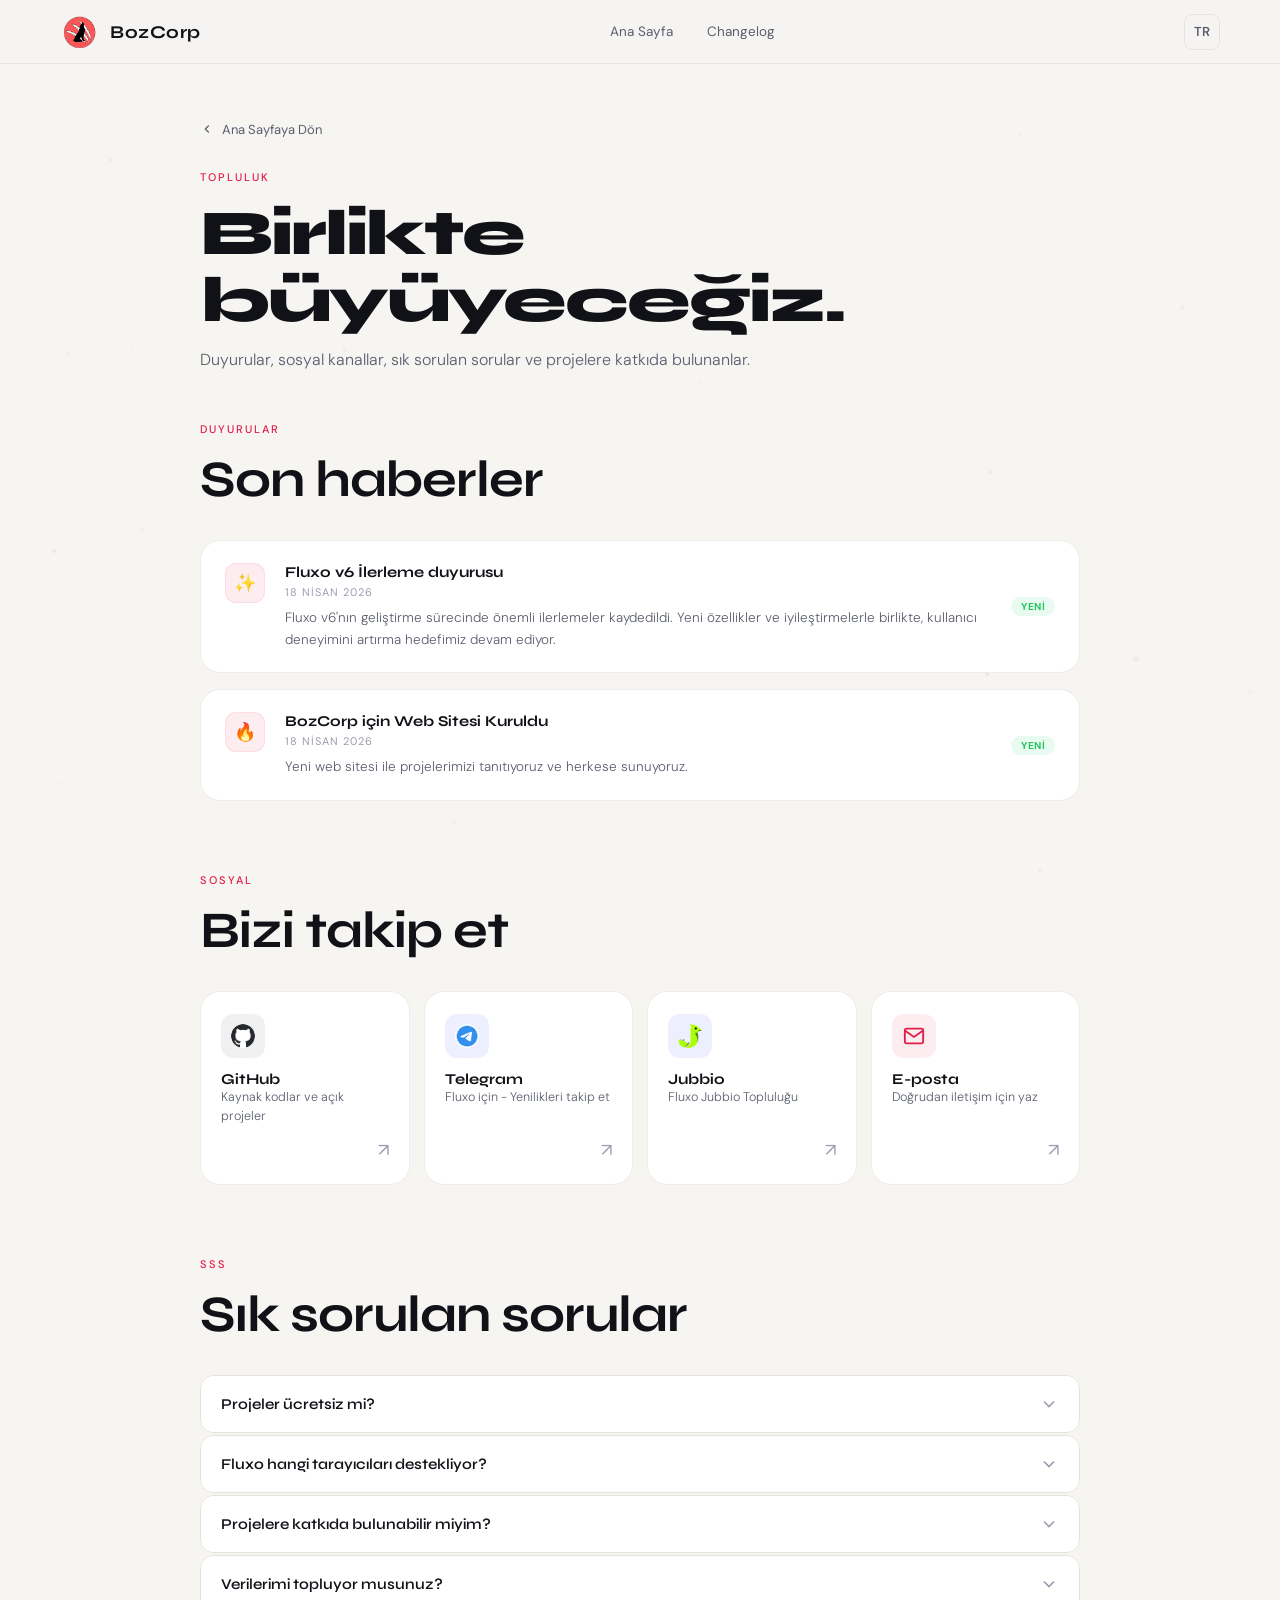
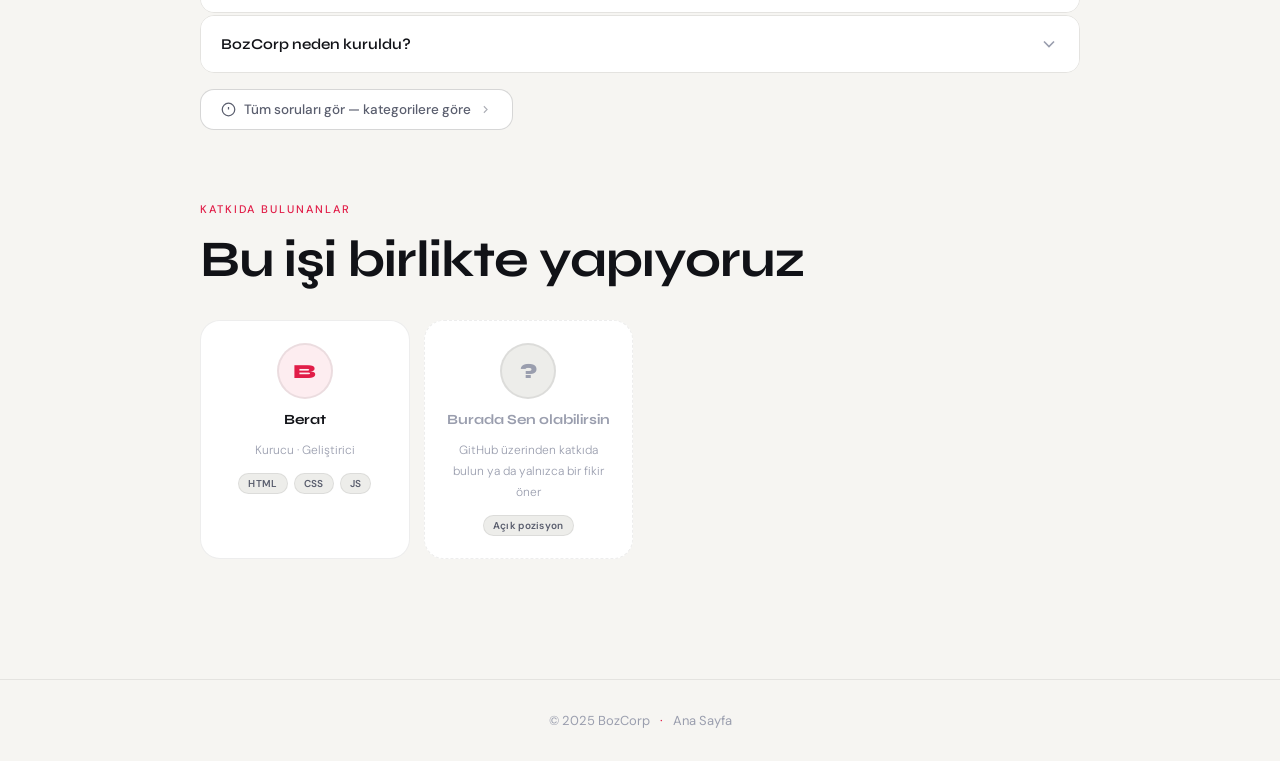
<file: topluluk.html>
<!DOCTYPE html>
<html lang="tr" data-theme="light">
<head>
<meta charset="UTF-8">
<meta name="viewport" content="width=device-width, initial-scale=1.0">
<title>BozCorp — Topluluk</title>
<link rel="icon" type="image/png" href="favicon.png">
<link rel="preconnect" href="https://fonts.googleapis.com">
<link rel="preconnect" href="https://fonts.gstatic.com" crossorigin>
<link href="https://fonts.googleapis.com/css2?family=Syne:wght@400;500;600;700;800&family=DM+Sans:ital,opsz,wght@0,9..40,300;0,9..40,400;0,9..40,500;1,9..40,300&display=swap" rel="stylesheet">
<link rel="stylesheet" href="style.css">
<style>
/* ── COMMUNITY-SPECIFIC STYLES ── */
.comm-hero { padding: 120px 60px 48px; max-width: 1000px; margin: 0 auto; }
.comm-body { max-width: 1000px; margin: 0 auto; padding: 0 60px 120px; display: flex; flex-direction: column; gap: 72px; }

/* Announcements */
.ann-list { display: flex; flex-direction: column; gap: 16px; margin-top: 32px; }

.ann-card {
  background: var(--bg-2);
  border: 1px solid var(--border);
  border-radius: var(--radius-lg);
  padding: 22px 24px;
  display: flex;
  gap: 20px;
  align-items: flex-start;
  transition: border-color var(--transition), transform var(--transition);
}
.ann-card:hover { border-color: var(--border-hover); transform: translateX(4px); }

.ann-icon {
  width: 40px; height: 40px; flex-shrink: 0;
  border-radius: 11px;
  background: var(--accent-soft);
  border: 1px solid var(--accent-soft);
  display: flex; align-items: center; justify-content: center;
  font-size: 18px;
}

.ann-body { flex: 1; }
.ann-title { font-family: var(--font-display); font-size: 15px; font-weight: 700; margin-bottom: 4px; color: var(--text); }
.ann-date { font-size: 11px; color: var(--text-3); text-transform: uppercase; letter-spacing: 1px; margin-bottom: 8px; }
.ann-text { font-size: 13.5px; color: var(--text-2); line-height: 1.6; max-width: none; margin: 0; }

.ann-badge {
  flex-shrink: 0; align-self: center;
  font-size: 10px; font-weight: 700; letter-spacing: 0.5px;
  padding: 3px 10px; border-radius: 100px;
}
.ann-badge.yeni     { background: rgba(74,222,128,.12); color: #22c55e; }
.ann-badge.guncelle { background: rgba(96,165,250,.12); color: #60a5fa; }
.ann-badge.duyuru   { background: var(--accent-soft); color: var(--accent); }

/* Social links */
.social-grid {
  display: grid;
  grid-template-columns: repeat(auto-fit, minmax(180px, 1fr));
  gap: 14px;
  margin-top: 32px;
}

.social-card {
  background: var(--bg-2);
  border: 1px solid var(--border);
  border-radius: var(--radius-lg);
  padding: 22px 20px;
  text-decoration: none;
  color: var(--text);
  display: flex; flex-direction: column; gap: 12px;
  transition: border-color var(--transition), transform var(--transition), box-shadow var(--transition);
}
.social-card:hover {
  border-color: var(--border-hover);
  transform: translateY(-4px);
  box-shadow: 0 12px 32px var(--shadow);
}

.social-icon {
  width: 44px; height: 44px; border-radius: 12px;
  display: flex; align-items: center; justify-content: center;
  font-size: 22px;
}

.social-name { font-family: var(--font-display); font-size: 15px; font-weight: 700; }
.social-desc { font-size: 12.5px; color: var(--text-2); margin: 0; line-height: 1.5; max-width: none; }
.social-arrow { font-size: 18px; color: var(--text-3); align-self: flex-end; margin-top: auto; transition: transform var(--transition); }
.social-card:hover .social-arrow { transform: translate(3px, -3px); color: var(--accent); }

/* FAQ */
.faq-list { display: flex; flex-direction: column; gap: 2px; margin-top: 32px; }

.faq-item {
  border: 1px solid var(--border);
  border-radius: var(--radius-md);
  overflow: hidden;
  transition: border-color var(--transition);
}
.faq-item:hover { border-color: var(--border-hover); }

.faq-q {
  width: 100%; padding: 18px 20px;
  background: var(--bg-2);
  border: none; cursor: pointer; text-align: left;
  display: flex; align-items: center; justify-content: space-between; gap: 12px;
  font-family: var(--font-display); font-size: 15px; font-weight: 600; color: var(--text);
  transition: background var(--transition);
}
.faq-q:hover { background: var(--bg-3); }

.faq-chevron {
  width: 20px; height: 20px; flex-shrink: 0; color: var(--text-3);
  transition: transform 0.3s;
}
.faq-item.open .faq-chevron { transform: rotate(180deg); color: var(--accent); }

.faq-a {
  max-height: 0; overflow: hidden;
  transition: max-height 0.4s cubic-bezier(0.4,0,0.2,1), padding 0.3s;
  background: var(--bg-2);
  padding: 0 20px;
}
.faq-item.open .faq-a { max-height: 300px; padding: 0 20px 18px; }
.faq-a p { font-size: 14px; color: var(--text-2); line-height: 1.7; max-width: none; margin: 0; }
.faq-a code { background: var(--bg-3); padding: 1px 6px; border-radius: 4px; font-size: 12px; }

/* ── MORE FAQ BUTTON ── */
.faq-more-btn {
  display: inline-flex;
  align-items: center;
  gap: 8px;
  margin-top: 16px;
  padding: 11px 20px;
  border-radius: var(--radius-md);
  border: 1px solid var(--border-hover);
  background: var(--bg-2);
  color: var(--text-2);
  font-family: var(--font-body);
  font-size: 13.5px;
  font-weight: 500;
  cursor: pointer;
  text-decoration: none;
  transition: all var(--transition);
}
.faq-more-btn:hover {
  border-color: var(--accent);
  background: var(--accent-soft);
  color: var(--accent);
  transform: translateY(-2px);
}

/* Contributors */
.contrib-grid {
  display: grid;
  grid-template-columns: repeat(auto-fill, minmax(200px, 1fr));
  gap: 14px;
  margin-top: 32px;
}

.contrib-card {
  background: var(--bg-2);
  border: 1px solid var(--border);
  border-radius: var(--radius-lg);
  padding: 22px 20px;
  display: flex; flex-direction: column; align-items: center; gap: 12px; text-align: center;
  transition: border-color var(--transition), transform var(--transition);
}
.contrib-card:hover { border-color: var(--border-hover); transform: translateY(-4px); }

.contrib-avatar {
  width: 56px; height: 56px; border-radius: 50%;
  display: flex; align-items: center; justify-content: center;
  font-family: var(--font-display); font-size: 20px; font-weight: 800;
  border: 2px solid var(--border);
}

.contrib-name { font-family: var(--font-display); font-size: 14px; font-weight: 700; color: var(--text); }
.contrib-role { font-size: 12px; color: var(--text-3); max-width: none; margin: 0; }

.contrib-tags { display: flex; gap: 6px; flex-wrap: wrap; justify-content: center; }
.contrib-tag {
  font-size: 10px; font-weight: 600; letter-spacing: 0.3px;
  padding: 3px 9px; border-radius: 100px;
  background: var(--bg-3); color: var(--text-2); border: 1px solid var(--border);
}

/* ── LANG PICKER ── */
.lang-picker-wrap { position: relative; }

.lang-btn {
  width: 36px; height: 36px;
  border-radius: var(--radius-sm);
  border: 1px solid var(--border);
  background: transparent;
  color: var(--text-2);
  cursor: pointer;
  display: flex;
  align-items: center;
  justify-content: center;
  font-size: 13px;
  font-weight: 600;
  font-family: var(--font-body);
  transition: all var(--transition);
  letter-spacing: 0;
}
.lang-btn:hover { color: var(--text); border-color: var(--border-hover); background: var(--border); }

.lang-dropdown {
  position: absolute;
  top: calc(100% + 8px);
  right: 0;
  background: var(--bg-2);
  border: 1px solid var(--border);
  border-radius: var(--radius-md);
  padding: 6px;
  min-width: 130px;
  box-shadow: 0 16px 40px var(--shadow);
  opacity: 0;
  transform: translateY(-8px) scale(0.97);
  pointer-events: none;
  transition: opacity 0.2s, transform 0.2s;
  z-index: 202;
}
.lang-dropdown.open { opacity: 1; transform: translateY(0) scale(1); pointer-events: all; }

.lang-option {
  display: flex;
  align-items: center;
  gap: 9px;
  padding: 9px 10px;
  border-radius: var(--radius-sm);
  cursor: pointer;
  font-size: 13px;
  color: var(--text-2);
  transition: all var(--transition);
  white-space: nowrap;
}
.lang-option:hover { background: var(--border); color: var(--text); }
.lang-option.active { color: var(--accent); background: var(--accent-soft); }
.lang-option-flag { font-size: 16px; }

/* Mobile nav */
.nav-mobile-toggle {
  display: none;
  width: 36px; height: 36px;
  border-radius: var(--radius-sm);
  border: 1px solid var(--border);
  background: transparent;
  color: var(--text-2);
  cursor: pointer;
  align-items: center;
  justify-content: center;
  transition: all var(--transition);
}
.nav-mobile-toggle:hover { color: var(--text); border-color: var(--border-hover); background: var(--border); }

.nav-mobile-menu {
  display: none;
  position: fixed;
  top: 64px; left: 0; right: 0;
  background: var(--bg-glass);
  border-bottom: 1px solid var(--border);
  padding: 12px 24px 16px;
  z-index: 99;
  flex-direction: column;
  gap: 2px;
}
[data-blur="true"] .nav-mobile-menu { backdrop-filter: blur(20px); -webkit-backdrop-filter: blur(20px); }
.nav-mobile-menu.open { display: flex; }
.nav-mobile-menu a {
  font-size: 14px; font-weight: 500; color: var(--text-2); text-decoration: none;
  padding: 10px 12px; border-radius: var(--radius-sm);
  transition: color var(--transition), background var(--transition);
}
.nav-mobile-menu a:hover { color: var(--text); background: var(--border); }

@media (max-width: 768px) {
  .comm-hero, .comm-body { padding-left: 24px; padding-right: 24px; }
  .ann-card { flex-direction: column; }
  .social-grid { grid-template-columns: 1fr 1fr; }
  .nav-links { display: none !important; }
  .nav-mobile-toggle { display: flex; }
}

.fxas-logo { width: 40px; height: 40px; object-fit: contain; border-radius: 8px; }
</style>
</head>
<body>

<canvas id="bg"></canvas>
<div class="cursor-glow" id="cursorGlow"></div>
<div class="page-transition" id="pageTransition"></div>

<nav id="navbar">
  <div class="nav-logo">
    <img src="favicon.png" alt="BozCorp" class="fxas-logo">
    BozCorp
  </div>
  <div class="nav-links">
    <a href="index.html" id="backNavLink" data-i18n="nav_about">Hakkımızda</a>
    <a href="changelog.html" id="changelogNavLink" data-i18n="nav_changelog">Changelog</a>
  </div>
  <div class="nav-actions">
    <!-- Language picker -->
    <div class="lang-picker-wrap">
      <button class="lang-btn" id="langBtn" aria-label="Dil seç" title="Dil seç">TR</button>
      <div class="lang-dropdown" id="langDropdown">
        <div class="lang-option active" data-lang="tr"><span class="lang-option-flag">🇹🇷</span> Türkçe</div>
        <div class="lang-option" data-lang="en"><span class="lang-option-flag">🇬🇧</span> English</div>
        <div class="lang-option" data-lang="ru"><span class="lang-option-flag">🇷🇺</span> Русский</div>
        <div class="lang-option" data-lang="zh"><span class="lang-option-flag">🇨🇳</span> 中文</div>
        <div class="lang-option" data-lang="de"><span class="lang-option-flag">🇩🇪</span> Deutsch</div>
      </div>
    </div>
    <button class="nav-mobile-toggle" id="mobileToggle" aria-label="Menü">
      <svg width="18" height="18" viewBox="0 0 24 24" fill="none" stroke="currentColor" stroke-width="2"><line x1="3" y1="6" x2="21" y2="6"/><line x1="3" y1="12" x2="21" y2="12"/><line x1="3" y1="18" x2="21" y2="18"/></svg>
    </button>
  </div>
</nav>

<!-- MOBILE MENU -->
<div class="nav-mobile-menu" id="mobileMenu">
  <a href="index.html" id="mobHome" data-i18n="nav_about">Hakkımızda</a>
  <a href="changelog.html" id="mobChangelog" data-i18n="nav_changelog">Changelog</a>
  <a href="sss.html" id="mobSss" data-i18n="comm_faq">SSS</a>
</div>

<!-- HERO -->
<div class="comm-hero">
  <a href="index.html" class="cl-back" id="backBtn">
    <svg width="14" height="14" viewBox="0 0 24 24" fill="none" stroke="currentColor" stroke-width="2"><polyline points="15 18 9 12 15 6"/></svg>
    <span data-i18n="comm_back">Ana Sayfaya Dön</span>
  </a>
  <div class="section-tag reveal" data-i18n="nav_community">Topluluk</div>
  <h1 style="font-family:var(--font-display);font-size:clamp(36px,5vw,64px);font-weight:800;letter-spacing:-2px;line-height:1.05;margin-bottom:12px" class="reveal" data-i18n="comm_hero_title">Birlikte büyüyeceğiz.</h1>
  <p class="reveal" data-i18n="comm_hero_sub">Duyurular, sosyal kanallar, sık sorulan sorular ve projelere katkıda bulunanlar.</p>
</div>

<div class="comm-body">

  <!-- ANNOUNCEMENTS -->
  <div>
    <div class="section-tag reveal" data-i18n="comm_announcements">Duyurular</div>
    <h2 class="reveal" data-i18n="comm_ann_h2">Son haberler</h2>
    <div class="ann-list">

      <div class="ann-card reveal">
        <div class="ann-icon">✨</div>
        <div class="ann-body">
          <div class="ann-title" data-i18n="comm_ann1_title">Fluxo v6 İlerleme duyurusu</div>
          <div class="ann-date" data-i18n="comm_ann1_date">18 Nisan 2026</div>
          <p class="ann-text" data-i18n="comm_ann1_text">Fluxo v6'nın geliştirme sürecinde önemli ilerlemeler kaydedildi. Yeni özellikler ve iyileştirmelerle birlikte, kullanıcı deneyimini artırma hedefimiz devam ediyor.</p>
        </div>
        <span class="ann-badge yeni" data-i18n="comm_badge_new">YENİ</span>
      </div>

      <div class="ann-card reveal">
        <div class="ann-icon">🔥</div>
        <div class="ann-body">
          <div class="ann-title" data-i18n="comm_ann2_title">BozCorp için Web Sitesi Kuruldu</div>
          <div class="ann-date" data-i18n="comm_ann2_date">18 Nisan 2026</div>
          <p class="ann-text" data-i18n="comm_ann2_text">Yeni web sitesi ile projelerimizi tanıtıyoruz ve herkese sunuyoruz.</p>
        </div>
        <span class="ann-badge yeni" data-i18n="comm_badge_new">YENİ</span>
      </div>

    </div>
  </div>

  <!-- SOCIAL -->
  <div>
    <div class="section-tag reveal" data-i18n="comm_social">Sosyal</div>
    <h2 class="reveal" data-i18n="comm_social_h2">Bizi takip et</h2>
    <div class="social-grid">

      <a href="https://github.com/Berat-365" target="_blank" rel="noopener" class="social-card reveal">
        <div class="social-icon" style="background:rgba(0,0,0,0.06);">
          <img src="assets/community/github.png" alt="GitHub" class="fxas-logo-community" style="border-radius: 40px;width:24px;height:24px;">
        </div>
        <div>
          <div class="social-name">GitHub</div>
          <p class="social-desc" data-i18n="comm_social_github">Kaynak kodlar ve açık projeler</p>
        </div>
        <span class="social-arrow">↗</span>
      </a>

      <a href="https://t.me/fluxoDev" class="social-card reveal">
        <div class="social-icon" style="background:rgba(88,101,242,0.1);">
          <img src="assets/community/telegram.png" alt="Telegram" class="fxas-logo-community" style="border-radius: 40px;width:24px;height:24px;">
        </div>
        <div>
          <div class="social-name">Telegram</div>
          <p class="social-desc" data-i18n="comm_social_telegram">Fluxo için - Yenilikleri takip et</p>
        </div>
        <span class="social-arrow">↗</span>
      </a>

      <a href="https://jubbio.com/invite/V0kTkUaO" class="social-card reveal">
        <div class="social-icon" style="background:rgba(88,101,242,0.1);">
          <img src="assets/community/jubbio.png" alt="Jubbio" class="fxas-logo-community" style="width:24px;height:24px;">
        </div>
        <div>
          <div class="social-name">Jubbio</div>
          <p class="social-desc" data-i18n="comm_social_jubbio">Fluxo Jubbio Topluluğu</p>
        </div>
        <span class="social-arrow">↗</span>
      </a>

      <a href="mailto:lakastanmi@gmail.com" class="social-card reveal">
        <div class="social-icon" style="background:var(--accent-soft);">
          <svg width="22" height="22" viewBox="0 0 24 24" fill="none" stroke="var(--accent)" stroke-width="2"><path d="M4 4h16c1.1 0 2 .9 2 2v12c0 1.1-.9 2-2 2H4c-1.1 0-2-.9-2-2V6c0-1.1.9-2 2-2z"/><polyline points="22,6 12,13 2,6"/></svg>
        </div>
        <div>
          <div class="social-name" data-i18n="comm_social_email_name">E-posta</div>
          <p class="social-desc" data-i18n="comm_social_email">Doğrudan iletişim için yaz</p>
        </div>
        <span class="social-arrow">↗</span>
      </a>

    </div>
  </div>

  <!-- FAQ -->
  <div>
    <div class="section-tag reveal" data-i18n="comm_faq">SSS</div>
    <h2 class="reveal" data-i18n="comm_faq_h2">Sık sorulan sorular</h2>
    <div class="faq-list reveal">

      <div class="faq-item">
        <button class="faq-q">
          <span data-i18n="comm_faq_q1">Projeler ücretsiz mi?</span>
          <svg class="faq-chevron" viewBox="0 0 24 24" fill="none" stroke="currentColor" stroke-width="2"><polyline points="6 9 12 15 18 9"/></svg>
        </button>
        <div class="faq-a"><p data-i18n="comm_faq_a1">Evet, tüm BozCorp projeleri ücretsiz olarak sunulmaktadır. Gelecekte ücretli hizmetler değerlendirilebilir, ancak açık kaynaklı olarak üretilen tüm içerikler ücretsiz kalacaktır.</p></div>
      </div>

      <div class="faq-item">
        <button class="faq-q">
          <span data-i18n="comm_faq_q2">Fluxo hangi tarayıcıları destekliyor?</span>
          <svg class="faq-chevron" viewBox="0 0 24 24" fill="none" stroke="currentColor" stroke-width="2"><polyline points="6 9 12 15 18 9"/></svg>
        </button>
        <div class="faq-a"><p data-i18n="comm_faq_a2">Fluxo şu an yalnızca Microsoft Edge'in eklenti mağazasında tek tıkla indirilebilmektedir. Chromium tabanlı çoğu tarayıcıda GitHub üzerinden indirip chrome://extensions sayfasında "Paketlenmemiş uzantıyı yükle" seçeneğini kullanarak kullanabilirsiniz. Firefox desteği Fluxo v6 ile FireRing kod adıyla sunulacaktır.</p></div>
      </div>

      <div class="faq-item">
        <button class="faq-q">
          <span data-i18n="comm_faq_q3">Projelere katkıda bulunabilir miyim?</span>
          <svg class="faq-chevron" viewBox="0 0 24 24" fill="none" stroke="currentColor" stroke-width="2"><polyline points="6 9 12 15 18 9"/></svg>
        </button>
        <div class="faq-a"><p data-i18n="comm_faq_a3">Tabii ki! GitHub üzerinden pull request açabilir, hata bildirimi yapabilir ya da fikir önererek katkıda bulunabilirsiniz. Her katkı değerlidir.</p></div>
      </div>

      <div class="faq-item">
        <button class="faq-q">
          <span data-i18n="comm_faq_q4">Verilerimi topluyor musunuz?</span>
          <svg class="faq-chevron" viewBox="0 0 24 24" fill="none" stroke="currentColor" stroke-width="2"><polyline points="6 9 12 15 18 9"/></svg>
        </button>
        <div class="faq-a"><p data-i18n="comm_faq_a4">Hayır. Hiçbir projemiz kullanıcı verisi toplamaz. Zaten bir sunucumuz bulunmamaktadır. Gizliliğiniz için elimizden geleni yapıyoruz.</p></div>
      </div>

      <div class="faq-item">
        <button class="faq-q">
          <span data-i18n="comm_faq_q5">BozCorp neden kuruldu?</span>
          <svg class="faq-chevron" viewBox="0 0 24 24" fill="none" stroke="currentColor" stroke-width="2"><polyline points="6 9 12 15 18 9"/></svg>
        </button>
        <div class="faq-a"><p data-i18n="comm_faq_a5">Tüm projeleri tek bir çatı altında, tutarlı bir gizlilik odaklı felsefede büyütmek için kuruldu. Amacımız; insanlara ait, güvenli ve kullanışlı yazılımlar geliştirmek.</p></div>
      </div>

    </div>

    <a href="sss.html" class="faq-more-btn reveal" id="faqMoreBtn">
      <svg width="15" height="15" viewBox="0 0 24 24" fill="none" stroke="currentColor" stroke-width="2"><circle cx="12" cy="12" r="10"/><line x1="12" y1="8" x2="12" y2="12"/><line x1="12" y1="16" x2="12.01" y2="16"/></svg>
      <span data-i18n="comm_faq_more_btn">Tüm soruları gör — kategorilere göre</span>
      <svg width="13" height="13" viewBox="0 0 24 24" fill="none" stroke="currentColor" stroke-width="2" style="opacity:.5"><polyline points="9 18 15 12 9 6"/></svg>
    </a>
  </div>

  <!-- CONTRIBUTORS -->
  <div>
    <div class="section-tag reveal" data-i18n="comm_contrib">Katkıda Bulunanlar</div>
    <h2 class="reveal" data-i18n="comm_contrib_h2">Bu işi birlikte yapıyoruz</h2>
    <div class="contrib-grid">

      <div class="contrib-card reveal">
        <div class="contrib-avatar" style="background:var(--accent-soft);color:var(--accent);">B</div>
        <div class="contrib-name">Berat</div>
        <p class="contrib-role" data-i18n="comm_contrib_founder">Kurucu · Geliştirici</p>
        <div class="contrib-tags">
          <span class="contrib-tag">HTML</span>
          <span class="contrib-tag">CSS</span>
          <span class="contrib-tag">JS</span>
        </div>
      </div>

      <div class="contrib-card reveal" style="border-style:dashed;">
        <div class="contrib-avatar" style="background:var(--bg-3);color:var(--text-3);">?</div>
        <div class="contrib-name" style="color:var(--text-3);" data-i18n="comm_contrib_open_name">Burada Sen olabilirsin</div>
        <p class="contrib-role" data-i18n="comm_contrib_open_role">GitHub üzerinden katkıda bulun yada yalnızca bir fikir öner</p>
        <div class="contrib-tags">
          <span class="contrib-tag" data-i18n="comm_contrib_open_tag">Açık pozisyon</span>
        </div>
      </div>

    </div>
  </div>

</div>

<footer>
  <span>© 2025 BozCorp</span>
  <span class="footer-dot">·</span>
  <a href="index.html" style="color:var(--text-3);text-decoration:none;" id="footerBackBtn" data-i18n="nav_about">Ana Sayfa</a>
</footer>

<script src="i18n.js"></script>
<script>
/* ── THEME & BLUR ── */
try {
  const s = JSON.parse(localStorage.getItem('bozcorp_settings'));
  if (s && s.theme) document.documentElement.setAttribute('data-theme', s.theme);
  if (s && s.blur !== undefined) document.documentElement.setAttribute('data-blur', s.blur ? 'true' : 'false');
} catch(e) {}

/* ── LANGUAGE ── */
const LANG_CODES = { tr:'TR', en:'EN', ru:'RU', zh:'ZH', de:'DE' };
let currentLang = localStorage.getItem('bozcorp_lang') || 'tr';

function applyLang(lang) {
  currentLang = lang;
  localStorage.setItem('bozcorp_lang', lang);
  document.documentElement.lang = lang === 'zh' ? 'zh-CN' : lang;
  document.getElementById('langBtn').textContent = LANG_CODES[lang] || lang.toUpperCase();
  document.querySelectorAll('.lang-option').forEach(opt => {
    opt.classList.toggle('active', opt.dataset.lang === lang);
  });
  i18nApply();
}

const langBtn      = document.getElementById('langBtn');
const langDropdown = document.getElementById('langDropdown');

langBtn.addEventListener('click', (e) => {
  e.stopPropagation();
  langDropdown.classList.toggle('open');
});
document.querySelectorAll('.lang-option').forEach(opt => {
  opt.addEventListener('click', () => {
    applyLang(opt.dataset.lang);
    langDropdown.classList.remove('open');
  });
});
document.addEventListener('click', () => langDropdown.classList.remove('open'));

applyLang(currentLang);

/* ── PARTICLES ── */
const canvas = document.getElementById('bg');
const ctx = canvas.getContext('2d');
canvas.width = window.innerWidth; canvas.height = window.innerHeight;
let pts = [];
function initPts(count) {
  pts = [];
  for (let i = 0; i < count; i++) pts.push({
    x: Math.random()*canvas.width, y: Math.random()*canvas.height,
    dx: (Math.random()-.5)*.3, dy: (Math.random()-.5)*.3,
    r: Math.random()*2+.5, o: Math.random()*.25+.05
  });
}
try {
  const s = JSON.parse(localStorage.getItem('bozcorp_settings'));
  initPts(s && s.particleDensity !== undefined ? s.particleDensity : 30);
} catch(e) { initPts(30); }

(function loop() {
  requestAnimationFrame(loop);
  ctx.clearRect(0,0,canvas.width,canvas.height);
  const dark = document.documentElement.getAttribute('data-theme') !== 'light';
  pts.forEach(p => {
    p.x+=p.dx; p.y+=p.dy;
    if(p.x<0||p.x>canvas.width)p.dx*=-1;
    if(p.y<0||p.y>canvas.height)p.dy*=-1;
    ctx.beginPath(); ctx.arc(p.x,p.y,p.r,0,Math.PI*2);
    ctx.fillStyle = dark ? `rgba(225,29,72,${p.o})` : `rgba(225,29,72,${p.o*.5})`;
    ctx.fill();
  });
})();
window.addEventListener('resize',()=>{canvas.width=window.innerWidth;canvas.height=window.innerHeight;},{passive:true});

/* ── CURSOR ── */
const glow = document.getElementById('cursorGlow');
document.addEventListener('mousemove', e => { glow.style.left=e.clientX+'px'; glow.style.top=e.clientY+'px'; glow.style.opacity='1'; },{passive:true});
document.addEventListener('mouseleave', () => glow.style.opacity='0');

/* ── PAGE TRANSITION ── */
const pt = document.getElementById('pageTransition');
function pageLeave(href) {
  pt.classList.remove('exit'); pt.classList.add('enter');
  setTimeout(()=>{ window.location.href=href; }, 420);
}

['backBtn','footerBackBtn'].forEach(id => {
  const el = document.getElementById(id);
  if(el) el.addEventListener('click', e => { e.preventDefault(); pageLeave('index.html'); });
});
document.getElementById('backNavLink').addEventListener('click', e => { e.preventDefault(); pageLeave('index.html'); });
document.getElementById('changelogNavLink').addEventListener('click', e => { e.preventDefault(); pageLeave('changelog.html'); });
document.getElementById('faqMoreBtn').addEventListener('click', e => { e.preventDefault(); pageLeave('sss.html'); });
document.getElementById('mobHome').addEventListener('click', e => { e.preventDefault(); pageLeave('index.html'); });
document.getElementById('mobChangelog').addEventListener('click', e => { e.preventDefault(); pageLeave('changelog.html'); });
document.getElementById('mobSss').addEventListener('click', e => { e.preventDefault(); pageLeave('sss.html'); });

window.addEventListener('pageshow', () => {
  pt.classList.remove('enter'); pt.classList.add('exit');
  setTimeout(()=>{ pt.classList.remove('exit'); }, 460);
});

/* ── MOBILE MENU ── */
const mobileToggle = document.getElementById('mobileToggle');
const mobileMenu   = document.getElementById('mobileMenu');
mobileToggle.addEventListener('click', (e) => { e.stopPropagation(); mobileMenu.classList.toggle('open'); });
document.addEventListener('click', (e) => {
  if(!mobileMenu.contains(e.target) && e.target !== mobileToggle) mobileMenu.classList.remove('open');
});

/* ── REVEAL ── */
const obs = new IntersectionObserver(entries => {
  entries.forEach(e => { if(e.isIntersecting){ e.target.classList.add('active'); obs.unobserve(e.target); } });
}, { threshold: 0.08 });
document.querySelectorAll('.reveal').forEach(el => obs.observe(el));

/* ── NAVBAR SCROLL ── */
const nav = document.getElementById('navbar');
window.addEventListener('scroll',()=>{
  nav.style.borderBottomColor = window.scrollY>20 ? 'var(--border-hover)' : 'var(--border)';
},{passive:true});

/* ── FAQ ACCORDION ── */
document.querySelectorAll('.faq-q').forEach(btn => {
  btn.addEventListener('click', () => {
    const item = btn.closest('.faq-item');
    const wasOpen = item.classList.contains('open');
    document.querySelectorAll('.faq-item').forEach(i => i.classList.remove('open'));
    if (!wasOpen) item.classList.add('open');
  });
});
</script>
</body>
</html>
</file>
<file: style.css>
/* ================================
   TOKENS & THEME VARIABLES
================================ */
:root {
  --font-display: 'Syne', sans-serif;
  --font-body: 'DM Sans', sans-serif;

  --radius-sm: 8px;
  --radius-md: 14px;
  --radius-lg: 20px;
  --radius-xl: 28px;

  --transition: 0.3s cubic-bezier(0.4, 0, 0.2, 1);
  --transition-slow: 0.6s cubic-bezier(0.4, 0, 0.2, 1);
}

[data-theme="dark"] {
  --bg: #08090d;
  --bg-2: #0f1117;
  --bg-3: #161820;
  --bg-glass: rgba(15, 17, 23, 0.7);
  --border: rgba(255, 255, 255, 0.07);
  --border-hover: rgba(255, 255, 255, 0.15);
  --text: #f0f1f5;
  --text-2: #8a8fa8;
  --text-3: #55596e;
  --accent: #e11d48;
  --accent-glow: rgba(225, 29, 72, 0.18);
  --accent-soft: rgba(225, 29, 72, 0.12);
  --shadow: rgba(0,0,0,0.5);
  --card-hover-shadow: 0 24px 48px rgba(0,0,0,0.4), 0 0 0 1px rgba(255,255,255,0.06);
}

[data-theme="light"] {
  --bg: #f6f5f2;
  --bg-2: #ffffff;
  --bg-3: #ededea;
  --bg-glass: rgba(246, 245, 242, 0.82);
  --border: rgba(0, 0, 0, 0.07);
  --border-hover: rgba(0, 0, 0, 0.16);
  --text: #111217;
  --text-2: #5a5e6e;
  --text-3: #9a9eae;
  --accent: #e11d48;
  --accent-glow: rgba(225, 29, 72, 0.1);
  --accent-soft: rgba(225, 29, 72, 0.08);
  --shadow: rgba(0,0,0,0.12);
  --card-hover-shadow: 0 24px 48px rgba(0,0,0,0.1), 0 0 0 1px rgba(0,0,0,0.06);
}

/* ================================
   RESET & BASE
================================ */
*, *::before, *::after {
  margin: 0;
  padding: 0;
  box-sizing: border-box;
}

html {
  scroll-behavior: smooth;
}

body {
  font-family: var(--font-body);
  background: var(--bg);
  color: var(--text);
  overflow-x: hidden;
  transition: background var(--transition-slow), color var(--transition);
}

body.no-anim * {
  animation: none !important;
  transition: none !important;
}

/* ================================
   CANVAS
================================ */
#bg {
  position: fixed;
  inset: 0;
  z-index: 0;
  opacity: 0.5;
  pointer-events: none;
}

/* ================================
   CURSOR GLOW
================================ */
.cursor-glow {
  position: fixed;
  width: 380px;
  height: 380px;
  border-radius: 50%;
  background: radial-gradient(circle, var(--accent-glow) 0%, transparent 70%);
  pointer-events: none;
  z-index: 1;
  transform: translate(-50%, -50%);
  transition: opacity 0.4s;
  opacity: 0;
}

/* ================================
   NAVBAR
================================ */
nav {
  position: fixed;
  top: 0;
  width: 100%;
  z-index: 100;
  display: flex;
  align-items: center;
  justify-content: space-between;
  padding: 0 60px;
  height: 64px;
  background: var(--bg-glass);
  border-bottom: 1px solid var(--border);
  transition: background var(--transition), border-color var(--transition);
}

[data-blur="true"] nav {
  backdrop-filter: blur(20px);
  -webkit-backdrop-filter: blur(20px);
}

.nav-logo {
  font-family: var(--font-display);
  font-weight: 700;
  font-size: 18px;
  letter-spacing: 0.5px;
  display: flex;
  align-items: center;
  gap: 10px;
}

.nav-logo-icon {
  width: 30px;
  height: 30px;
  background: var(--accent);
  color: #fff;
  border-radius: 8px;
  display: flex;
  align-items: center;
  justify-content: center;
  font-size: 14px;
  font-weight: 800;
}

.nav-links {
  display: flex;
  gap: 6px;
}

.nav-links a {
  font-size: 13.5px;
  font-weight: 400;
  color: var(--text-2);
  text-decoration: none;
  padding: 6px 14px;
  border-radius: var(--radius-sm);
  transition: color var(--transition), background var(--transition);
}

.nav-links a:hover {
  color: var(--text);
  background: var(--border);
}

.nav-actions {
  display: flex;
  align-items: center;
  gap: 8px;
}

.nav-icon-btn {
  width: 36px;
  height: 36px;
  border-radius: var(--radius-sm);
  border: 1px solid var(--border);
  background: transparent;
  color: var(--text-2);
  cursor: pointer;
  display: flex;
  align-items: center;
  justify-content: center;
  transition: all var(--transition);
}

.nav-icon-btn:hover {
  color: var(--text);
  border-color: var(--border-hover);
  background: var(--border);
}

/* ================================
   SETTINGS PANEL
================================ */
.settings-overlay {
  position: fixed;
  inset: 0;
  z-index: 200;
  background: transparent;
  display: none;
}

.settings-overlay.open {
  display: block;
}

.settings-panel {
  position: fixed;
  top: 72px;
  right: 60px;
  z-index: 201;
  width: 280px;
  background: var(--bg-2);
  border: 1px solid var(--border);
  border-radius: var(--radius-lg);
  padding: 20px;
  box-shadow: 0 20px 60px var(--shadow);
  opacity: 0;
  transform: translateY(-10px) scale(0.97);
  pointer-events: none;
  transition: opacity 0.2s, transform 0.2s;
}

[data-blur="true"] .settings-panel {
  backdrop-filter: blur(20px);
  -webkit-backdrop-filter: blur(20px);
}

.settings-panel.open {
  opacity: 1;
  transform: translateY(0) scale(1);
  pointer-events: all;
}

.settings-header {
  display: flex;
  align-items: center;
  justify-content: space-between;
  margin-bottom: 20px;
}

.settings-title {
  font-family: var(--font-display);
  font-size: 15px;
  font-weight: 600;
}

.settings-close {
  width: 28px;
  height: 28px;
  border-radius: 7px;
  border: none;
  background: var(--border);
  color: var(--text-2);
  cursor: pointer;
  display: flex;
  align-items: center;
  justify-content: center;
  transition: all var(--transition);
}

.settings-close:hover {
  background: var(--accent-soft);
  color: var(--accent);
}

.settings-group {
  margin-bottom: 18px;
}

.settings-group:last-child {
  margin-bottom: 0;
}

.settings-label {
  display: block;
  font-size: 11px;
  font-weight: 500;
  text-transform: uppercase;
  letter-spacing: 1px;
  color: var(--text-3);
  margin-bottom: 10px;
}

.theme-toggle-row {
  display: grid;
  grid-template-columns: 1fr 1fr;
  gap: 6px;
}

.theme-btn {
  display: flex;
  align-items: center;
  justify-content: center;
  gap: 7px;
  padding: 9px 12px;
  border-radius: var(--radius-sm);
  border: 1px solid var(--border);
  background: transparent;
  color: var(--text-2);
  font-family: var(--font-body);
  font-size: 12.5px;
  cursor: pointer;
  transition: all var(--transition);
}

.theme-btn:hover {
  border-color: var(--border-hover);
  color: var(--text);
}

.theme-btn.active {
  background: var(--accent);
  border-color: var(--accent);
  color: #fff;
}

.settings-slider-row {
  display: flex;
  align-items: center;
  gap: 12px;
}

.settings-slider {
  flex: 1;
  appearance: none;
  height: 4px;
  border-radius: 2px;
  background: var(--border);
  outline: none;
  cursor: pointer;
}

.settings-slider::-webkit-slider-thumb {
  appearance: none;
  width: 16px;
  height: 16px;
  border-radius: 50%;
  background: var(--accent);
  cursor: pointer;
  transition: transform var(--transition);
}

.settings-slider::-webkit-slider-thumb:hover {
  transform: scale(1.2);
}

.settings-slider-val {
  font-size: 12px;
  color: var(--text-2);
  min-width: 24px;
  text-align: right;
  font-variant-numeric: tabular-nums;
}

/* Toggle switch */
.toggle-switch {
  display: flex;
  align-items: center;
  gap: 10px;
  cursor: pointer;
}

.toggle-switch input {
  display: none;
}

.toggle-track {
  width: 38px;
  height: 22px;
  border-radius: 11px;
  background: var(--border);
  border: 1px solid var(--border-hover);
  position: relative;
  transition: background var(--transition);
}

.toggle-thumb {
  position: absolute;
  top: 2px;
  left: 2px;
  width: 16px;
  height: 16px;
  border-radius: 50%;
  background: var(--text-3);
  transition: transform var(--transition), background var(--transition);
}

.toggle-switch input:checked + .toggle-track {
  background: var(--accent);
  border-color: var(--accent);
}

.toggle-switch input:checked + .toggle-track .toggle-thumb {
  transform: translateX(16px);
  background: #fff;
}

.toggle-label {
  font-size: 13px;
  color: var(--text-2);
}

/* ================================
   HERO
================================ */
.hero {
  position: relative;
  z-index: 2;
  min-height: 100vh;
  display: flex;
  flex-direction: column;
  justify-content: center;
  align-items: center;
  text-align: center;
  padding: 100px 24px 60px;
  gap: 0;
}

.hero-badge {
  display: inline-flex;
  align-items: center;
  gap: 7px;
  font-size: 11px;
  font-weight: 500;
  text-transform: uppercase;
  letter-spacing: 2px;
  color: var(--accent);
  border: 1px solid var(--accent-soft);
  background: var(--accent-soft);
  padding: 5px 14px;
  border-radius: 100px;
  margin-bottom: 28px;
}

.hero-badge::before {
  content: '';
  width: 6px;
  height: 6px;
  background: var(--accent);
  border-radius: 50%;
  animation: pulse 2s infinite;
}

@keyframes pulse {
  0%, 100% { opacity: 1; transform: scale(1); }
  50% { opacity: 0.5; transform: scale(0.8); }
}

.hero-title {
  font-family: var(--font-display);
  font-size: clamp(72px, 12vw, 140px);
  font-weight: 800;
  line-height: 0.95;
  letter-spacing: -3px;
  margin-bottom: 24px;
}

.hero-word {
  display: inline-block;
}

.hero-word.accent {
  color: var(--accent);
  position: relative;
}

.hero-sub {
  font-size: clamp(15px, 2vw, 18px);
  color: var(--text-2);
  max-width: 520px;
  line-height: 1.7;
  font-weight: 300;
  margin-bottom: 36px;
}

.hero-actions {
  display: flex;
  gap: 12px;
  flex-wrap: wrap;
  justify-content: center;
  margin-bottom: 60px;
}

.btn {
  display: inline-flex;
  align-items: center;
  gap: 8px;
  padding: 12px 24px;
  border-radius: var(--radius-md);
  font-family: var(--font-body);
  font-size: 14px;
  font-weight: 500;
  text-decoration: none;
  border: 1px solid transparent;
  cursor: pointer;
  transition: all var(--transition);
}

.btn-primary {
  background: var(--accent);
  color: #fff;
  box-shadow: 0 4px 20px var(--accent-glow);
}

.btn-primary:hover {
  transform: translateY(-2px);
  box-shadow: 0 8px 32px var(--accent-glow);
}

.btn-ghost {
  background: transparent;
  color: var(--text-2);
  border-color: var(--border-hover);
}

.btn-ghost:hover {
  background: var(--border);
  color: var(--text);
  transform: translateY(-2px);
}

.hero-scroll-hint {
  position: absolute;
  bottom: 36px;
  left: 50%;
  transform: translateX(-50%);
}

.hero-scroll-hint span {
  display: block;
  width: 1px;
  height: 60px;
  background: linear-gradient(to bottom, var(--accent), transparent);
  animation: scrollLine 2s ease-in-out infinite;
}

@keyframes scrollLine {
  0% { transform: scaleY(0); transform-origin: top; opacity: 0; }
  40% { transform: scaleY(1); transform-origin: top; opacity: 1; }
  60% { transform: scaleY(1); transform-origin: bottom; opacity: 1; }
  100% { transform: scaleY(0); transform-origin: bottom; opacity: 0; }
}

/* ================================
   SECTIONS
================================ */
.section {
  position: relative;
  z-index: 2;
  padding: 120px 60px;
}

.section--center {
  text-align: center;
}

.section--center p,
.section--center .mail-link {
  margin-left: auto;
  margin-right: auto;
}

.section-inner {
  max-width: 1100px;
  margin: 0 auto;
}

.section-tag {
  font-size: 11px;
  font-weight: 500;
  text-transform: uppercase;
  letter-spacing: 2px;
  color: var(--accent);
  margin-bottom: 16px;
}

h2 {
  font-family: var(--font-display);
  font-size: clamp(32px, 4vw, 52px);
  font-weight: 700;
  line-height: 1.1;
  letter-spacing: -1px;
  margin-bottom: 16px;
}

p {
  font-size: 16px;
  color: var(--text-2);
  line-height: 1.75;
  max-width: 640px;
  font-weight: 300;
}

/* Stats */
.stats-row {
  display: flex;
  gap: 40px;
  margin-top: 44px;
}

.stat {
  display: flex;
  flex-direction: column;
  gap: 4px;
}

.stat-num {
  font-family: var(--font-display);
  font-size: 42px;
  font-weight: 800;
  color: var(--text);
  line-height: 1;
}

.stat-label {
  font-size: 12px;
  color: var(--text-3);
  text-transform: uppercase;
  letter-spacing: 1px;
}

/* Contact */
.mail-link {
  display: inline-block;
  margin-top: 24px;
  font-family: var(--font-display);
  font-size: clamp(18px, 2.5vw, 26px);
  font-weight: 600;
  color: var(--text);
  text-decoration: none;
  position: relative;
  padding-bottom: 3px;
}

.mail-link::after {
  content: '';
  position: absolute;
  bottom: 0;
  left: 0;
  width: 100%;
  height: 2px;
  background: var(--accent);
  transform: scaleX(0);
  transform-origin: right;
  transition: transform var(--transition);
}

.mail-link:hover::after {
  transform: scaleX(1);
  transform-origin: left;
}

/* ================================
   PROJECT GRID
================================ */
.grid {
  display: grid;
  grid-template-columns: repeat(2, 1fr);
  gap: 16px;
  margin-top: 40px;
}

.card {
  position: relative;
  overflow: hidden;
  padding: 28px 24px;
  border-radius: var(--radius-lg);
  cursor: pointer;
  transition: transform 0.35s cubic-bezier(0.34, 1.56, 0.64, 1), box-shadow 0.35s, border-color 0.3s;
  border: 1px solid var(--border);
  background: var(--bg-2);
}

.card:hover {
  transform: translateY(-6px) scale(1.01);
  border-color: var(--border-hover);
  box-shadow: var(--card-hover-shadow);
}

.card h3 {
  font-family: var(--font-display);
  font-size: 17px;
  font-weight: 700;
  color: var(--text);
  margin-bottom: 6px;
  letter-spacing: -0.3px;
}

.card p {
  font-size: 13px;
  color: var(--text-2);
  line-height: 1.55;
  max-width: none;
  font-weight: 300;
}

.card-overlay { display: none; }

/* Spotlight hover gradient */
.card {
  --mx: 50%;
  --my: 50%;
}

.card-spotlight {
  position: absolute;
  inset: 0;
  z-index: 0;
  background: radial-gradient(
    circle at var(--mx) var(--my),
    var(--accent-glow) 0%,
    transparent 65%
  );
  opacity: 0;
  transition: opacity 0.4s;
  pointer-events: none;
  border-radius: inherit;
}

.card:hover .card-spotlight {
  opacity: 1;
}

.card-content {
  position: relative;
  z-index: 1;
}

@media (max-width: 600px) {
  .grid { grid-template-columns: 1fr; }
}

/* ================================
   MODAL
================================ */
.modal {
  position: fixed;
  inset: 0;
  background: rgba(0,0,0,0.72);
  display: flex;
  justify-content: center;
  align-items: center;
  z-index: 500;
  padding: 20px;
  opacity: 1;
  transition: opacity 0.25s;
}

[data-blur="true"] .modal {
  backdrop-filter: blur(20px);
  -webkit-backdrop-filter: blur(20px);
}

.modal.hidden {
  display: none;
}

.modal-content {
  width: min(700px, 95%);
  background: var(--bg-2);
  border-radius: var(--radius-xl);
  padding: 36px 32px;
  border: 1px solid var(--border);
  position: relative;
  color: var(--text);
  display: flex;
  flex-direction: column;
  gap: 10px;
  max-height: 90vh;
  overflow-y: auto;
  animation: modalIn 0.3s cubic-bezier(0.34, 1.56, 0.64, 1);
}

@keyframes modalIn {
  from { opacity: 0; transform: scale(0.92) translateY(20px); }
  to { opacity: 1; transform: scale(1) translateY(0); }
}

.close {
  position: absolute;
  top: 16px;
  right: 16px;
  width: 32px;
  height: 32px;
  border-radius: 9px;
  background: var(--border);
  border: none;
  color: var(--text-2);
  cursor: pointer;
  display: flex;
  align-items: center;
  justify-content: center;
  transition: all var(--transition);
}

.close:hover {
  background: var(--accent-soft);
  color: var(--accent);
}

#m-logo {
  width: 72px;
  height: 72px;
  object-fit: contain;
  align-self: center;
  border-radius: 18px;
  border: 1px solid var(--border);
  padding: 6px;
  background: var(--bg-3);
  margin-bottom: 4px;
}

#m-title {
  text-align: center;
  font-family: var(--font-display);
  font-size: 24px;
  font-weight: 700;
  margin: 0;
  letter-spacing: -0.5px;
}

#m-version {
  text-align: center;
  font-size: 12px;
  color: var(--text-3);
  background: var(--bg-3);
  border: 1px solid var(--border);
  border-radius: 100px;
  padding: 3px 12px;
  align-self: center;
  font-family: 'DM Sans', monospace;
}

#m-desc {
  text-align: center;
  font-size: 14.5px;
  color: var(--text-2);
  line-height: 1.65;
  max-width: 480px;
  align-self: center;
  font-weight: 300;
}

#m-images {
  display: flex;
  gap: 10px;
  margin-top: 8px;
  justify-content: center;
  flex-wrap: wrap;
}

#m-images img {
  width: 180px;
  height: 112px;
  object-fit: cover;
  border-radius: var(--radius-md);
  border: 1px solid var(--border);
}

#m-links {
  display: flex;
  justify-content: center;
  gap: 10px;
  margin-top: 6px;
  flex-wrap: wrap;
}

#m-links a {
  padding: 10px 18px;
  border-radius: var(--radius-md);
  border: 1px solid var(--border-hover);
  text-decoration: none;
  color: var(--text);
  font-size: 13px;
  font-weight: 500;
  transition: all var(--transition);
  font-family: var(--font-body);
}

#m-links a:hover {
  transform: translateY(-2px);
  border-color: var(--accent);
  background: var(--accent-soft);
  color: var(--accent);
}

#m-links a.download {
  background: var(--accent);
  border-color: var(--accent);
  color: #fff;
  box-shadow: 0 4px 16px var(--accent-glow);
}

#m-links a.download:hover {
  color: #fff;
  filter: brightness(1.1);
  box-shadow: 0 8px 24px var(--accent-glow);
}

/* ================================
   REVEAL ANIMATIONS
================================ */
.reveal {
  opacity: 0;
  transform: translateY(30px);
  transition: opacity 0.7s cubic-bezier(0.4,0,0.2,1), transform 0.7s cubic-bezier(0.4,0,0.2,1);
}

.reveal.active {
  opacity: 1;
  transform: translateY(0);
}

.hero .reveal:nth-child(1) { transition-delay: 0.1s; }
.hero .reveal:nth-child(2) { transition-delay: 0.22s; }
.hero .reveal:nth-child(3) { transition-delay: 0.36s; }
.hero .reveal:nth-child(4) { transition-delay: 0.48s; }
.hero .reveal:nth-child(5) { transition-delay: 0.58s; }

/* ================================
   FOOTER
================================ */
footer {
  position: relative;
  z-index: 2;
  text-align: center;
  padding: 32px 60px;
  font-size: 13px;
  color: var(--text-3);
  border-top: 1px solid var(--border);
  display: flex;
  align-items: center;
  justify-content: center;
  gap: 10px;
}

.footer-dot {
  color: var(--accent);
}

/* ================================
   SCROLLBAR
================================ */
::-webkit-scrollbar { width: 5px; }
::-webkit-scrollbar-track { background: transparent; }
::-webkit-scrollbar-thumb { background: var(--border-hover); border-radius: 10px; }
::-webkit-scrollbar-thumb:hover { background: var(--accent); }

/* ================================
   RESPONSIVE
================================ */
@media (max-width: 768px) {
  nav { padding: 0 24px; }
  .nav-links { display: none; }
  .section { padding: 80px 24px; }
  .hero { padding: 90px 24px 60px; }
  .stats-row { gap: 24px; }
  .settings-panel { right: 16px; width: calc(100vw - 32px); }
  footer { padding: 24px; }
}

/* ================================
   PAGE TRANSITION
================================ */
.page-transition {
  position: fixed;
  inset: 0;
  background: var(--accent);
  z-index: 9999;
  transform: scaleX(0);
  transform-origin: left;
  pointer-events: none;
}

.page-transition.enter {
  animation: ptEnter 0.45s cubic-bezier(0.77,0,0.18,1) forwards;
}

.page-transition.exit {
  animation: ptExit 0.45s cubic-bezier(0.77,0,0.18,1) forwards;
}

@keyframes ptEnter {
  from { transform: scaleX(0); transform-origin: left; }
  to   { transform: scaleX(1); transform-origin: left; }
}

@keyframes ptExit {
  from { transform: scaleX(1); transform-origin: right; }
  to   { transform: scaleX(0); transform-origin: right; }
}

/* ================================
   NAV CHANGELOG BADGE
================================ */
.nav-changelog {
  position: relative;
}

.nav-changelog::after {
  content: '·'; 
  position: absolute;
  top: -6px;
  right: -4px;
  font-size: 8px;
  font-weight: 700;
  letter-spacing: 0.5px;
  background: var(--accent);
  color: var(--accent);
  padding: 1px 5px;
  border-radius: 100px;
}

/* ================================
   SKILLS
================================ */
.skills-grid {
  display: grid;
  grid-template-columns: repeat(auto-fit, minmax(280px, 1fr));
  gap: 28px;
  margin-top: 44px;
}

.skill-category {
  background: var(--bg-2);
  border: 1px solid var(--border);
  border-radius: var(--radius-lg);
  padding: 24px;
  transition: border-color var(--transition);
}

.skill-category:hover {
  border-color: var(--border-hover);
}

.skill-cat-label {
  font-size: 11px;
  font-weight: 500;
  text-transform: uppercase;
  letter-spacing: 1.5px;
  color: var(--accent);
  margin-bottom: 20px;
}

.skill-bar-list {
  display: flex;
  flex-direction: column;
  gap: 16px;
}

.skill-item {
  display: grid;
  grid-template-columns: 1fr auto;
  grid-template-rows: auto auto;
  gap: 6px 10px;
  align-items: center;
}

.skill-name {
  font-size: 13.5px;
  color: var(--text);
  font-weight: 400;
  grid-column: 1;
  grid-row: 1;
}

.skill-pct {
  font-size: 12px;
  color: var(--text-3);
  font-variant-numeric: tabular-nums;
  grid-column: 2;
  grid-row: 1;
}

.skill-track {
  grid-column: 1 / -1;
  grid-row: 2;
  height: 5px;
  background: var(--border);
  border-radius: 100px;
  overflow: hidden;
}

.skill-fill {
  height: 100%;
  width: 0%;
  background: linear-gradient(90deg, var(--accent), #ff6b8a);
  border-radius: 100px;
  transition: width 1.2s cubic-bezier(0.4, 0, 0.2, 1);
}

/* ================================
   TIMELINE
================================ */
.timeline {
  position: relative;
  margin-top: 52px;
  padding-left: 32px;
}

.timeline::before {
  content: '';
  position: absolute;
  left: 7px;
  top: 0;
  bottom: 0;
  width: 1px;
  background: linear-gradient(to bottom, var(--accent), transparent);
}

.timeline-item {
  position: relative;
  display: grid;
  grid-template-columns: 110px 1fr;
  gap: 0 20px;
  margin-bottom: 40px;
  align-items: start;
}

.timeline-item:last-child {
  margin-bottom: 0;
}

.timeline-dot {
  position: absolute;
  left: -28px;
  top: 5px;
  width: 14px;
  height: 14px;
  border-radius: 50%;
  background: var(--bg-3);
  border: 2px solid var(--border-hover);
  transition: all var(--transition);
}

.timeline-item:hover .timeline-dot,
.active-dot {
  background: var(--accent) !important;
  border-color: var(--accent) !important;
  box-shadow: 0 0 12px var(--accent-glow);
}

.timeline-date {
  font-family: var(--font-display);
  font-size: 13px;
  font-weight: 600;
  color: var(--text-3);
  padding-top: 3px;
  letter-spacing: -0.2px;
}

.timeline-card {
  background: var(--bg-2);
  border: 1px solid var(--border);
  border-radius: var(--radius-md);
  padding: 16px 20px;
  transition: border-color var(--transition), transform var(--transition);
}

.timeline-card:hover {
  border-color: var(--border-hover);
  transform: translateX(4px);
}

.timeline-card--active {
  border-color: var(--accent-soft);
  background: var(--accent-soft);
}

.timeline-card h4 {
  font-family: var(--font-display);
  font-size: 15px;
  font-weight: 600;
  margin-bottom: 6px;
  color: var(--text);
}

.timeline-card p {
  font-size: 13.5px;
  line-height: 1.6;
  max-width: none;
  margin: 0;
}

/* ================================
   CONTACT FORM
================================ */
.contact-form-wrap {
  max-width: 560px;
  margin: 40px auto 0;
  text-align: left;
  display: flex;
  flex-direction: column;
  gap: 16px;
}

.form-row {
  display: grid;
  grid-template-columns: 1fr 1fr;
  gap: 16px;
}

.form-group {
  display: flex;
  flex-direction: column;
  gap: 8px;
}

.form-label {
  font-size: 11px;
  font-weight: 500;
  text-transform: uppercase;
  letter-spacing: 1px;
  color: var(--text-3);
}

.form-input {
  width: 100%;
  padding: 12px 16px;
  background: var(--bg-2);
  border: 1px solid var(--border);
  border-radius: var(--radius-md);
  color: var(--text);
  font-family: var(--font-body);
  font-size: 14px;
  outline: none;
  transition: border-color var(--transition), box-shadow var(--transition);
  resize: none;
}

.form-input::placeholder {
  color: var(--text-3);
}

.form-input:focus {
  border-color: var(--accent);
  box-shadow: 0 0 0 3px var(--accent-soft);
}

.form-textarea {
  min-height: 130px;
}

.form-submit {
  align-self: flex-start;
  min-width: 140px;
  justify-content: center;
}

.form-submit:disabled {
  opacity: 0.6;
  cursor: not-allowed;
  transform: none !important;
}

.form-feedback {
  font-size: 13.5px;
  min-height: 20px;
  transition: all var(--transition);
}

.form-feedback.success { color: #4ade80; }
.form-feedback.error   { color: #f87171; }

/* ================================
   SPOTLIGHT CARD EFFECT
================================ */
.card {
  --mx: 50%;
  --my: 50%;
}

.card-spotlight {
  position: absolute;
  inset: 0;
  z-index: 2;
  background: radial-gradient(
    circle at var(--mx) var(--my),
    rgba(255,255,255,0.13) 0%,
    transparent 60%
  );
  opacity: 0;
  transition: opacity 0.3s;
  pointer-events: none;
  border-radius: inherit;
}

.card:hover .card-spotlight {
  opacity: 1;
}

/* ================================
   CHANGELOG PAGE
================================ */
.cl-hero {
  padding: 120px 60px 60px;
  max-width: 860px;
  margin: 0 auto;
}

.cl-back {
  display: inline-flex;
  align-items: center;
  gap: 8px;
  font-size: 13px;
  color: var(--text-2);
  text-decoration: none;
  margin-bottom: 32px;
  transition: color var(--transition);
}

.cl-back:hover { color: var(--accent); }

.cl-list {
  max-width: 860px;
  margin: 0 auto;
  padding: 0 60px 120px;
  display: flex;
  flex-direction: column;
  gap: 32px;
}

.cl-entry {
  border: 1px solid var(--border);
  border-radius: var(--radius-lg);
  overflow: hidden;
  background: var(--bg-2);
}

.cl-entry-header {
  display: flex;
  align-items: center;
  gap: 14px;
  padding: 20px 24px;
  border-bottom: 1px solid var(--border);
}

.cl-project-logo {
  width: 36px;
  height: 36px;
  object-fit: contain;
  border-radius: 9px;
  border: 1px solid var(--border);
  padding: 4px;
  background: var(--bg-3);
}

.cl-entry-meta {
  flex: 1;
}

.cl-entry-title {
  font-family: var(--font-display);
  font-size: 15px;
  font-weight: 700;
}

.cl-entry-sub {
  font-size: 12px;
  color: var(--text-3);
  margin-top: 2px;
}

.cl-version-badge {
  font-size: 11px;
  font-weight: 600;
  padding: 4px 12px;
  border-radius: 100px;
  background: var(--accent-soft);
  color: var(--accent);
  border: 1px solid var(--accent-soft);
  font-family: monospace;
}

.cl-changes {
  padding: 20px 24px;
  display: flex;
  flex-direction: column;
  gap: 10px;
}

.cl-change {
  display: flex;
  align-items: flex-start;
  gap: 12px;
  font-size: 13.5px;
  color: var(--text-2);
  line-height: 1.55;
}

.cl-tag {
  flex-shrink: 0;
  font-size: 10px;
  font-weight: 600;
  letter-spacing: 0.5px;
  padding: 2px 8px;
  border-radius: 100px;
  margin-top: 1px;
}

.cl-tag.new     { background: rgba(74, 222, 128, 0.12); color: #4ade80; }
.cl-tag.fix     { background: rgba(251, 191, 36, 0.12); color: #fbbf24; }
.cl-tag.remove  { background: rgba(248, 113, 113, 0.12); color: #f87171; }
.cl-tag.improve { background: rgba(96, 165, 250, 0.12); color: #60a5fa; }

@media (max-width: 768px) {
  .form-row { grid-template-columns: 1fr; }
  .cl-hero, .cl-list { padding-left: 24px; padding-right: 24px; }
  .timeline { padding-left: 24px; }
  .timeline-item { grid-template-columns: 90px 1fr; }
}

/* Kompakt kart stilleri */
.card {
  padding: 18px 16px !important;
}
.card h3 {
  font-size: 14px !important;
  margin-bottom: 4px !important;
}
.card p {
  font-size: 12px !important;
  line-height: 1.5 !important;
}
.logo-wrap {
  margin-bottom: 10px;
}
.logo-wrap img {
  width: 32px !important;
  height: 32px !important;
  border-radius: 8px;
  border: 1px solid var(--border);
}
/* Fluxo kartı — tıklanabilir olduğunu belli et */
.card[data-page] .card-content::after {
  content: '→';
  display: block;
  font-size: 14px;
  color: var(--text-3);
  margin-top: 8px;
}
/* Hover gradient spotlight — projeye özel renkler */
.card-spotlight {
  background: radial-gradient(
    circle at var(--mx) var(--my),
    color-mix(in srgb, var(--c1, #e11d48) 30%, transparent) 0%,
    color-mix(in srgb, var(--c2, #e11d48) 15%, transparent) 40%,
    transparent 70%
  ) !important;
}

.fx-logo {
  width: 40px;
  height: 40px;
  object-fit: contain;
  border-radius: 8px;
}
</file>
